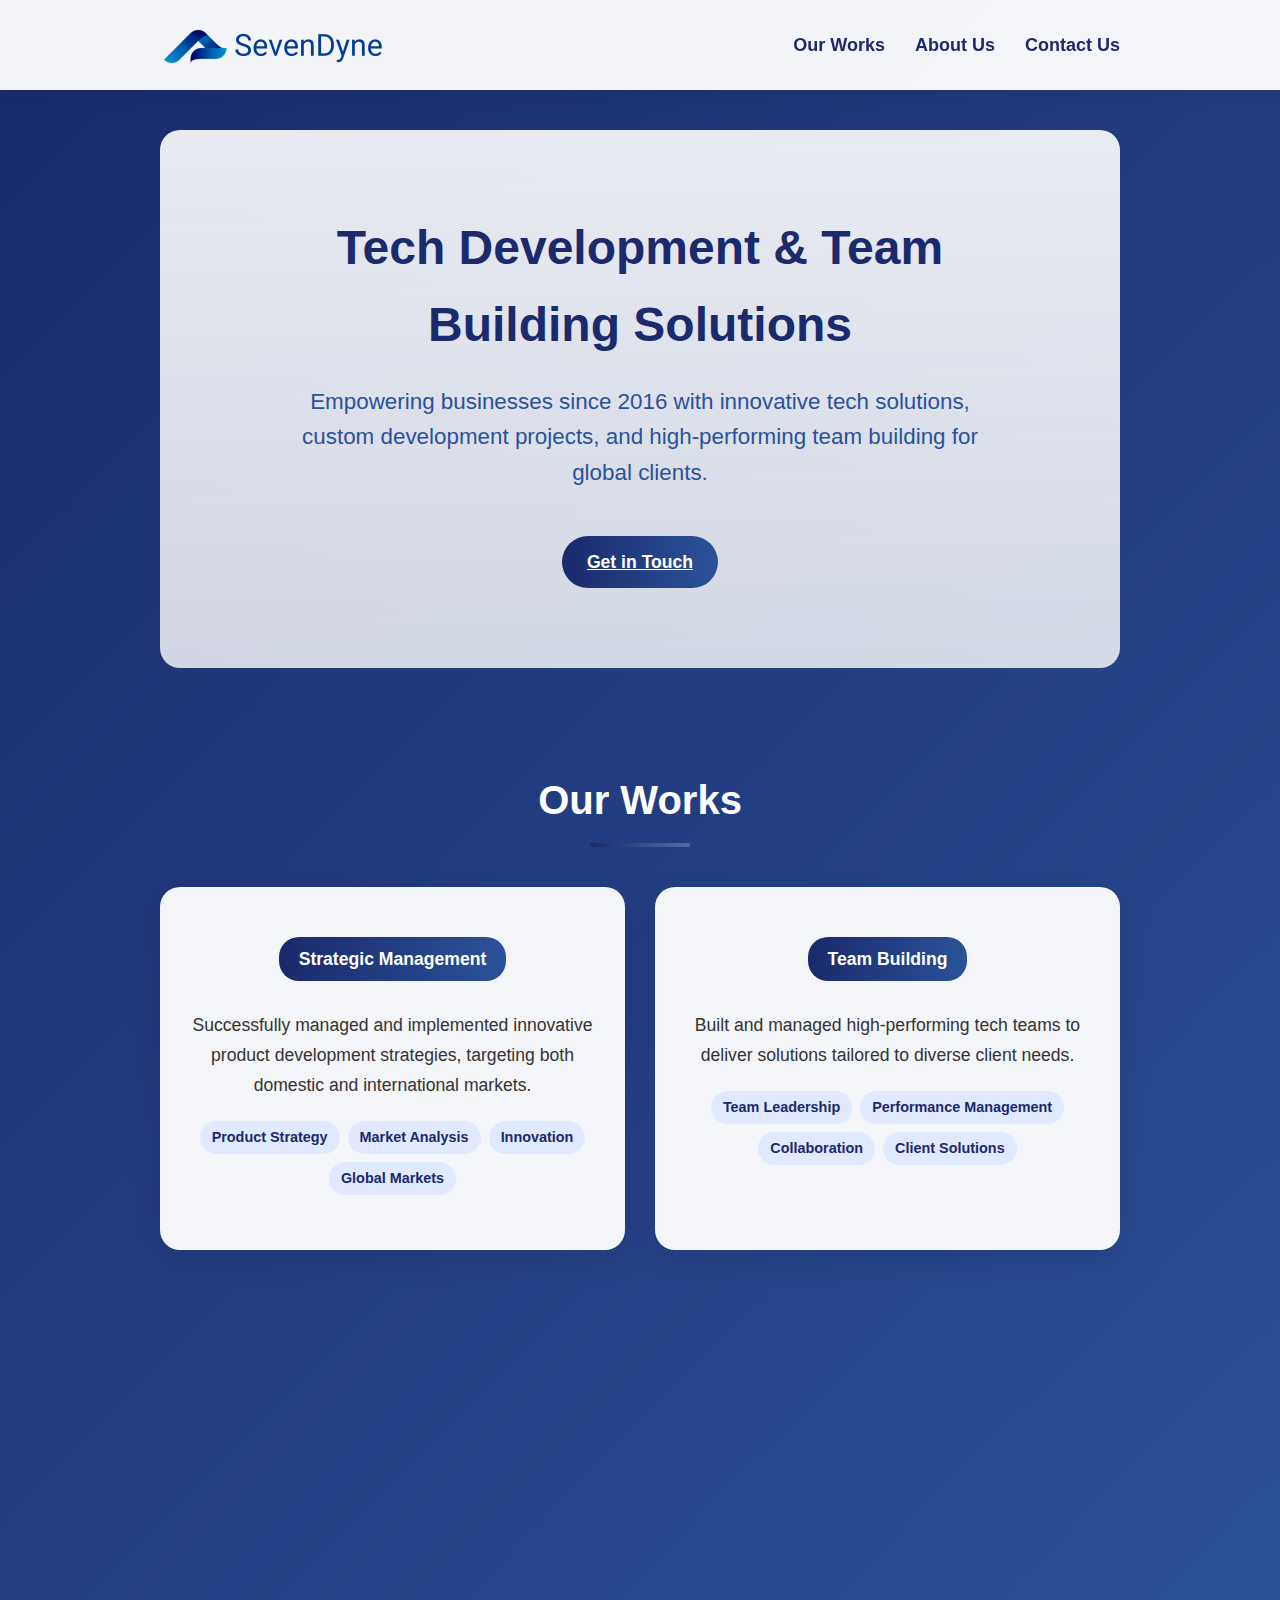
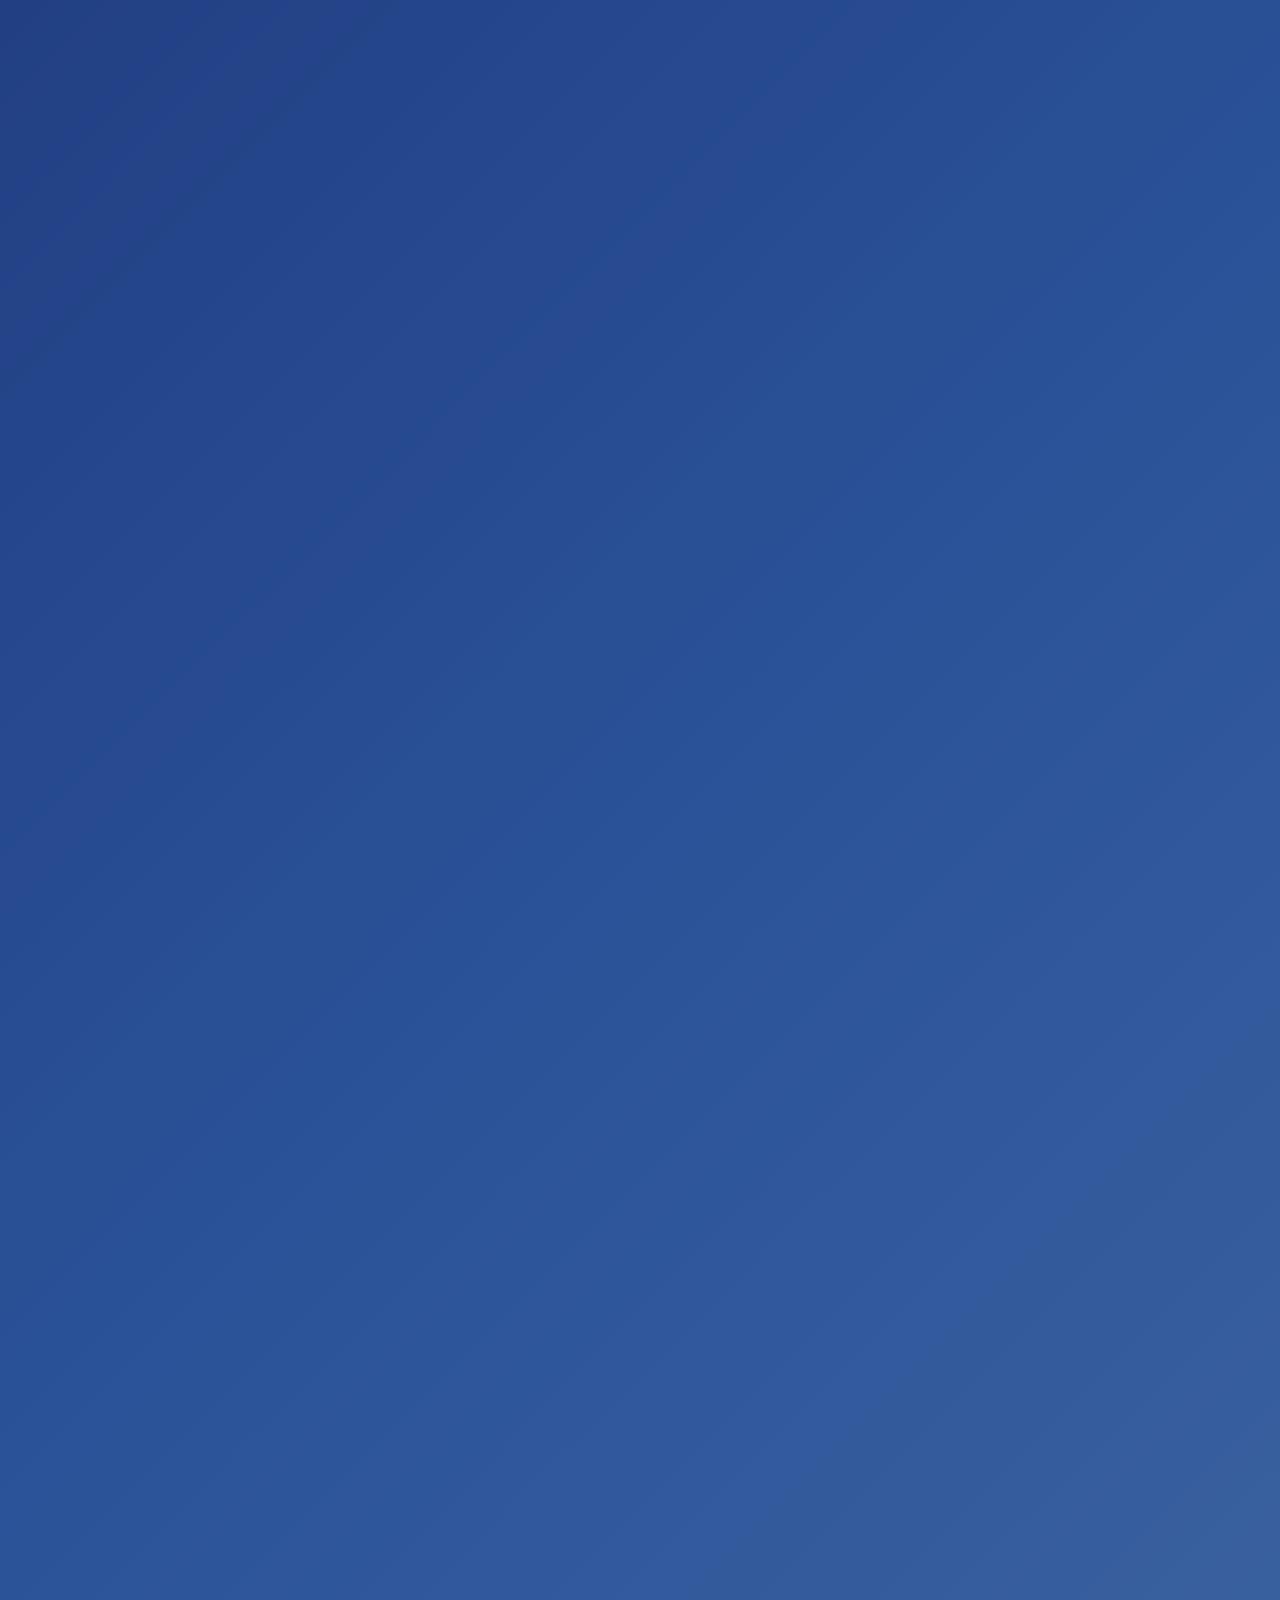
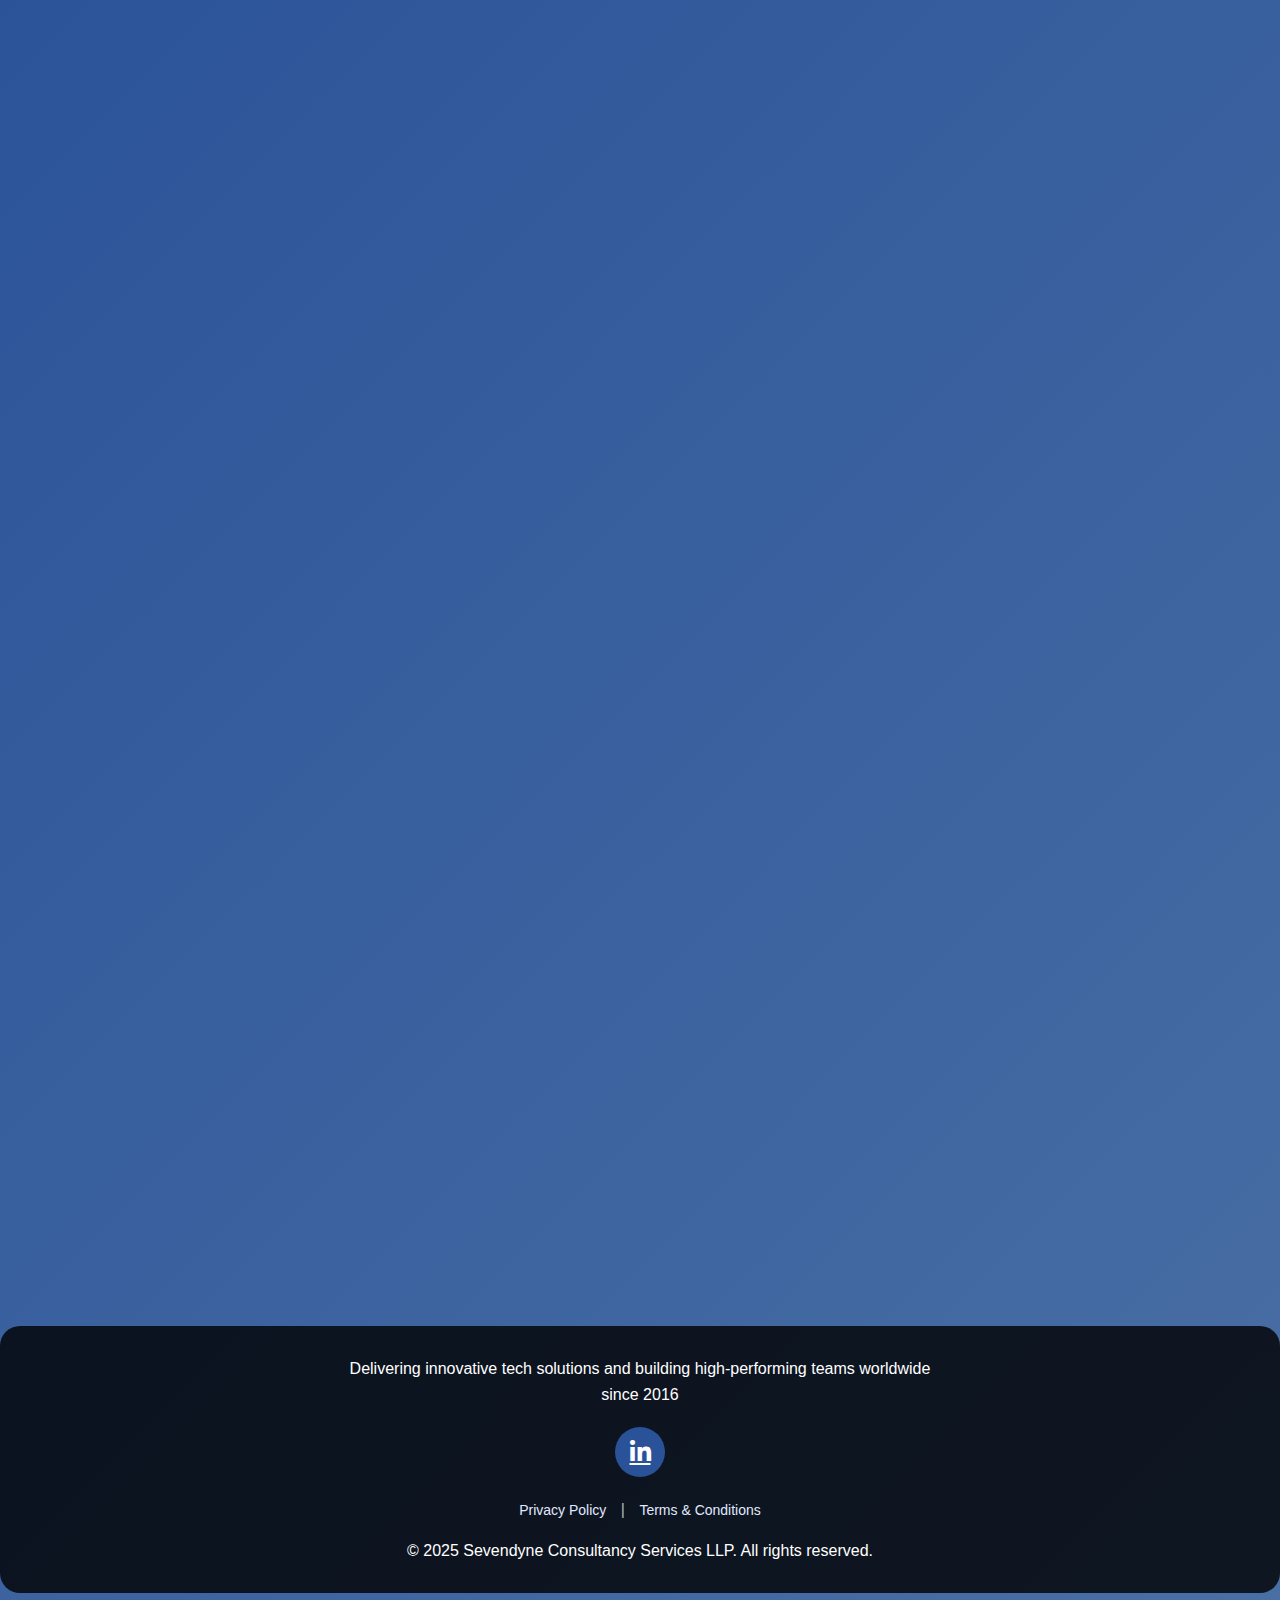
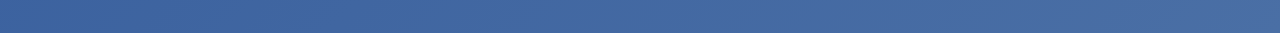
<file: index.html>
<!DOCTYPE html>
<html lang="en">
<head>
    <meta charset="UTF-8">
    <meta name="viewport" content="width=device-width, initial-scale=1.0">
    <title>Sevendyne - Tech Development & Team Building Solutions</title>
    <link rel="stylesheet" href="https://cdnjs.cloudflare.com/ajax/libs/font-awesome/6.4.0/css/all.min.css">
    <link rel="stylesheet" href="style.css">
</head>
    
<body>
      <header>
          <div class="container">
            <nav class="navbar">
             <a href="#" class="logo">
                <img src="logo.png" alt="Sevendyne Logo" class="logo-img">
              </a>
        
              <ul class="nav-links">
                <li><a href="#works">Our Works</a></li>
                <li><a href="#about">About Us</a></li>
                <li><a href="#contact">Contact Us</a></li>
              </ul>
            </nav>
          </div>
    </header>

    <div class="container">
        <section class="hero">
            <div class="hero-content">
                <h2>Tech Development & Team Building Solutions</h2>
                <p>Empowering businesses since 2016 with innovative tech solutions, custom development projects, and high-performing team building for global clients.</p>
                <a href="#contact" class="highlight">Get in Touch</a>
            </div>
        </section>

        <!-- UPDATED OUR WORKS SECTION -->
        <section id="works" class="section">
            <div class="section-title">
                <h2>Our Works</h2>
            </div>
          <div class="clients-container">      
                <div class="client-card">
                    <div class="client-tech">Strategic Management</div>
                    <p>Successfully managed and implemented innovative product development strategies, targeting both domestic and international markets.</p>
                    <div class="tech-tags">
                        <span class="tech-tag">Product Strategy</span>
                        <span class="tech-tag">Market Analysis</span>
                        <span class="tech-tag">Innovation</span>
                        <span class="tech-tag">Global Markets</span>
                    </div>
                </div>
                 
                <div class="client-card">
                    <div class="client-tech">Team Building</div>
                    <p>Built and managed high-performing tech teams to deliver solutions tailored to diverse client needs.</p>
                    <div class="tech-tags">
                        <span class="tech-tag">Team Leadership</span>
                        <span class="tech-tag">Performance Management</span>
                        <span class="tech-tag">Collaboration</span>
                        <span class="tech-tag">Client Solutions</span>
                    </div>           
                </div>
            
            </div>
        </section>

        <!-- NEW CLIENT PROJECTS SECTION -->
        <section id="projects" class="section">
            <div class="section-title">
                <h2>Client Projects</h2>
            </div>
            <div class="clients-container">
                <div class="client-card">
                    <div class="client-tech">Zoho Recruit Automation</div>
                    <p>Python & OpenAI integration for job search automation. Developed Python scripts for Zoho Recruit APIs with OpenAI, displaying search results in web view.</p>
                    <div class="tech-tags">
                        <span class="tech-tag">Python</span>
                        <span class="tech-tag">OpenAI</span>
                        <span class="tech-tag">Zoho APIs</span>
                        <span class="tech-tag">Web Development</span>
                    </div>
                </div>

                <div class="client-card">
                    <div class="client-tech">AWS Integration</div>
                    <p>Comprehensive AWS integration for Django website with NGINX reverse proxy, load balancing, and cloud security protocols.</p>
                    <div class="tech-tags">
                        <span class="tech-tag">AWS</span>
                        <span class="tech-tag">Django</span>
                        <span class="tech-tag">NGINX</span>
                        <span class="tech-tag">Cloud Security</span>
                    </div>
                </div>

                <div class="client-card">
                    <div class="client-tech">E-commerce Platform</div>
                    <p>SPREE custom ecommerce dashboard with Ruby Rails and OpenAI. Scraping existing ecommerce sites and creating new sites using scraped data.</p>
                    <div class="tech-tags">
                        <span class="tech-tag">Ruby on Rails</span>
                        <span class="tech-tag">OpenAI</span>
                        <span class="tech-tag">E-commerce</span>
                        <span class="tech-tag">Web Scraping</span>
                    </div>
                </div>

                <div class="client-card">
                    <div class="client-tech">Restaurant Analytics Dashboard</div>
                    <p>Data analytics dashboard using Apache echart with Angular & Spring Boot. Customer arrival analytics with various echart graphs.</p>
                    <div class="tech-tags">
                        <span class="tech-tag">Angular</span>
                        <span class="tech-tag">Spring Boot</span>
                        <span class="tech-tag">Apache Echart</span>
                        <span class="tech-tag">Analytics</span>
                    </div>
                </div>

                <div class="client-card">
                    <div class="client-tech">RedDotPayment CRM</div>
                    <p>Custom CRM development for payment management using Android & Codeigniter PHP. EMI payments and demo QR payment app for Singapore market.</p>
                    <div class="tech-tags">
                        <span class="tech-tag">Codeigniter</span>
                        <span class="tech-tag">PHP</span>
                        <span class="tech-tag">Android</span>
                        <span class="tech-tag">Payment Systems</span>
                    </div>
                </div>

                <div class="client-card">
                    <div class="client-tech">TLMS Logistics</div>
                    <p>Laravel CRUD forms for shipment and property apps. Vue.js UI with popup management, REST API calls, and database management.</p>
                    <div class="tech-tags">
                        <span class="tech-tag">Laravel</span>
                        <span class="tech-tag">Vue.js</span>
                        <span class="tech-tag">REST APIs</span>
                        <span class="tech-tag">Logistics</span>
                    </div>
                </div>

                <div class="client-card">
                    <div class="client-tech">Code Review Tool</div>
                    <p>C++ backend with Qt-based interface incorporating Wt for web functionalities. Comprehensive code review and analysis system.</p>
                    <div class="tech-tags">
                        <span class="tech-tag">C++</span>
                        <span class="tech-tag">Qt</span>
                        <span class="tech-tag">Wt Framework</span>
                        <span class="tech-tag">Code Analysis</span>
                    </div>
                </div>

                <div class="client-card">
                    <div class="client-tech">Trading System API</div>
                    <p>Qt UI focusing on displaying trading charts and trading-related data within a comprehensive interface.</p>
                    <div class="tech-tags">
                        <span class="tech-tag">C++</span>
                        <span class="tech-tag">Qt</span>
                        <span class="tech-tag">Trading Charts</span>
                        <span class="tech-tag">Financial Systems</span>
                    </div>
                </div>
            </div>
        </section>

        <section id="about" class="section">
            <div class="section-title">
                <h2>About Us</h2>
            </div>
            <div class="about-content">
                <p>Incorporated in 2016, Sevendyne specializes in delivering innovative tech solutions and building high-performing development teams for global clients.</p>
                
                <p>Our expertise spans across multiple technologies and domains:</p>
                
                <div class="tech-expertise">
                    <div class="expertise-item">
                        <i class="fas fa-code"></i>
                        <span>Ruby on Rails, Python, Angular, Laravel, C++</span>
                    </div>
                    <div class="expertise-item">
                        <i class="fas fa-mobile-alt"></i>
                        <span>Mobile Development & Cross-platform Solutions</span>
                    </div>
                    <div class="expertise-item">
                        <i class="fas fa-cloud"></i>
                        <span>AWS Integration & Cloud Infrastructure</span>
                    </div>
                    <div class="expertise-item">
                        <i class="fas fa-robot"></i>
                        <span>AI/ML Integration & Automation</span>
                    </div>
                </div>
                
                <p>We focus on strategic management, client acquisition, and operational oversight to ensure seamless project delivery and long-term collaboration.</p>
                
            </div>
        </section>
        
        <section id="contact" class="section">
            <div class="section-title">
                <h2>Contact Us</h2>
            </div>
            <div class="contact">
                <p>Discuss your development projects, team building needs, or technical consulting requirements:</p>
                
                <div class="contact-methods">
                    <a href="mailto:hr@sevendyne.com" class="email-box">
                        <i class="fas fa-envelope"></i>
                        hr@sevendyne.com
                    </a>
                    
                    <div class="contact-info">
                        <p><i class="fas fa-phone"></i> +91 9544139564</p>
                    </div>
                </div>
                
                <p>We'll respond to your inquiry within 24 business hours.</p>
            </div>
        </section>
    </div>

    <footer>
        <div class="container">
            <div class="footer-content">
                <p>Delivering innovative tech solutions and building high-performing teams worldwide since 2016</p>
                
                <div class="social-links">
                    <a href="https://www.linkedin.com/company/sevendyne-linkedin/"><i class="fab fa-linkedin-in"></i></a>
                </div>
                
                <div class="legal-links">
                    <a href="privacy-policy.html">Privacy Policy</a>
                    <span class="separator">|</span>
                    <a href="terms-conditions.html">Terms & Conditions</a>
                </div>
                
                <p>&copy; 2025 Sevendyne Consultancy Services LLP. All rights reserved.</p>
            </div>
        </div>
    </footer>

    <script>
        // Smooth scrolling for navigation links
        document.querySelectorAll('a[href^="#"]').forEach(anchor => {
            anchor.addEventListener('click', function (e) {
                e.preventDefault();
                
                document.querySelector(this.getAttribute('href')).scrollIntoView({
                    behavior: 'smooth'
                });
            });
        });
        
        // Animation for elements when they come into view
        const observer = new IntersectionObserver((entries) => {
            entries.forEach(entry => {
                if (entry.isIntersecting) {
                    entry.target.style.opacity = 1;
                    entry.target.style.transform = 'translateY(0)';
                }
            });
        }, { threshold: 0.1 });
        
        document.querySelectorAll('.section, .hero').forEach(section => {
            section.style.opacity = 0;
            section.style.transform = 'translateY(20px)';
            section.style.transition = 'opacity 0.6s ease-out, transform 0.6s ease-out';
            observer.observe(section);
        });
        
        // Service card hover effect
        document.querySelectorAll('.service-card').forEach(card => {
            card.addEventListener('mouseenter', () => {
                card.querySelector('i').style.transform = 'scale(1.1)';
                card.querySelector('i').style.color = '#1a2a6c';
            });
            
            card.addEventListener('mouseleave', () => {
                card.querySelector('i').style.transform = 'scale(1)';
                card.querySelector('i').style.color = '';
            });
        });
    </script>
</body>
</html>
</file>
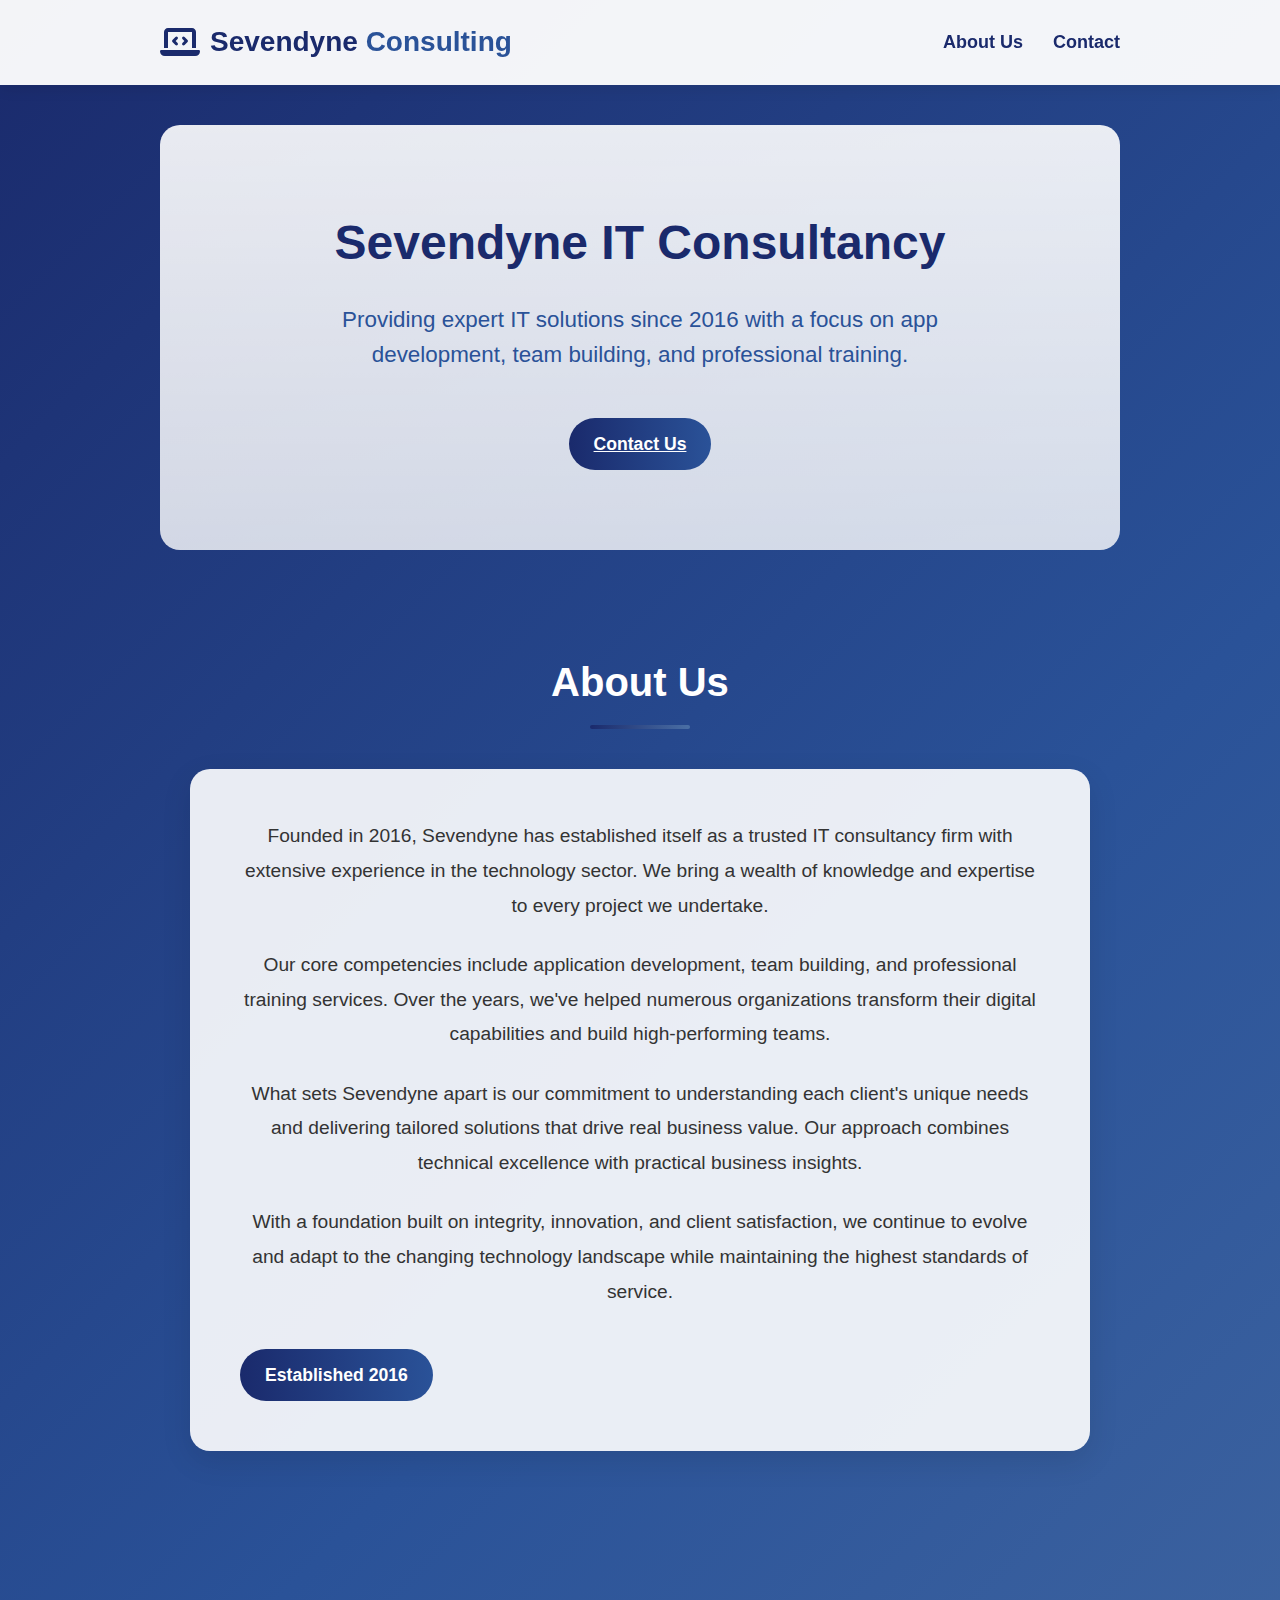
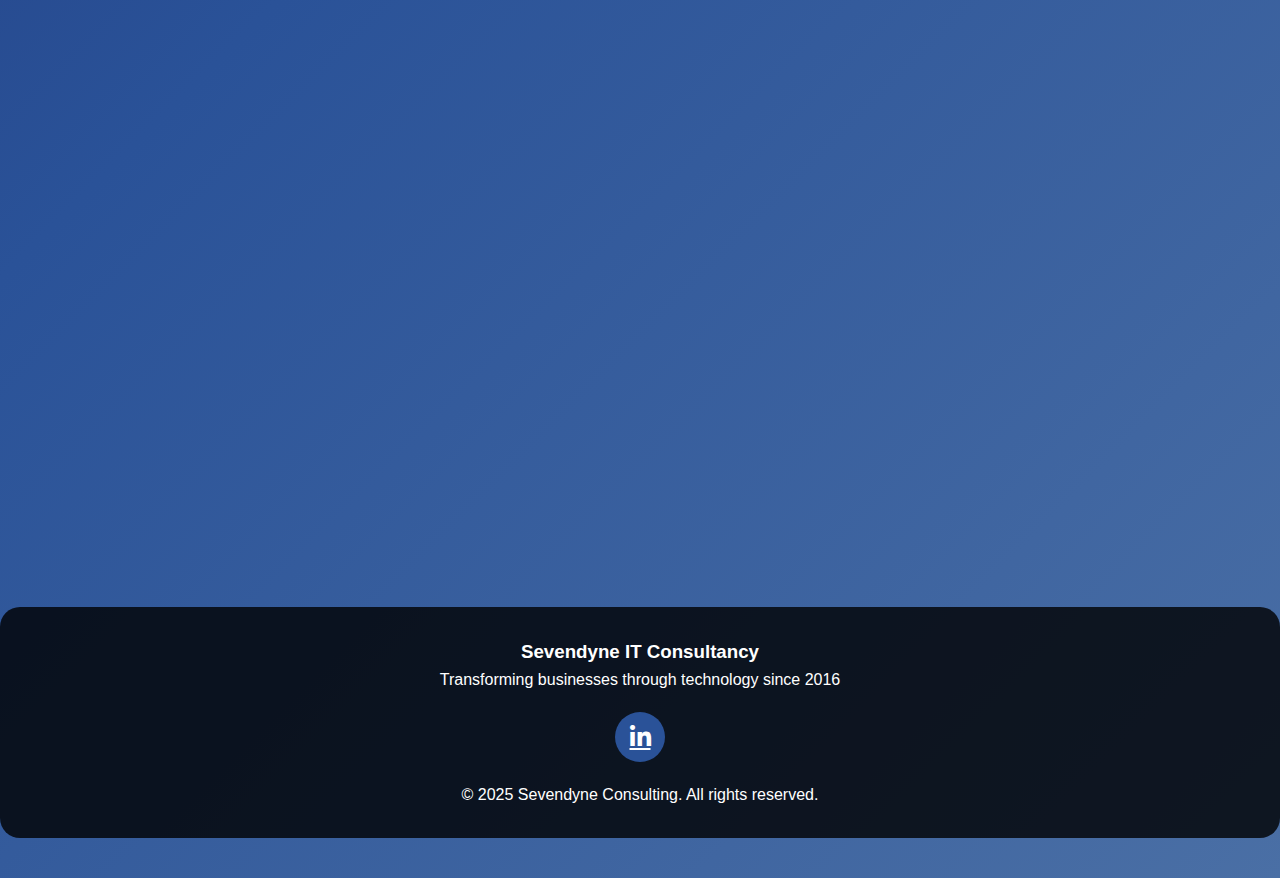
<file: deepseek_html_20250609_614cfc.html>
<!DOCTYPE html>
<html lang="en">
<head>
    <meta charset="UTF-8">
    <meta name="viewport" content="width=device-width, initial-scale=1.0">
    <title>Sevendyne | IT Consultancy</title>
    <link rel="stylesheet" href="https://cdnjs.cloudflare.com/ajax/libs/font-awesome/6.4.0/css/all.min.css">
    <style>
        * {
            margin: 0;
            padding: 0;
            box-sizing: border-box;
            font-family: 'Segoe UI', Tahoma, Geneva, Verdana, sans-serif;
        }
        
        body {
            background: linear-gradient(135deg, #1a2a6c 0%, #2a5298 50%, #4a6fa5 100%);
            color: #333;
            line-height: 1.6;
            min-height: 100vh;
            padding-bottom: 40px;
        }
        
        .container {
            max-width: 1000px;
            margin: 0 auto;
            padding: 0 20px;
        }
        
        header {
            background: rgba(255, 255, 255, 0.95);
            box-shadow: 0 2px 15px rgba(0, 0, 0, 0.1);
            position: sticky;
            top: 0;
            z-index: 100;
        }
        
        .navbar {
            display: flex;
            justify-content: space-between;
            align-items: center;
            padding: 20px 0;
        }
        
        .logo {
            display: flex;
            align-items: center;
            text-decoration: none;
        }
        
        .logo h1 {
            color: #1a2a6c;
            font-size: 28px;
            margin-left: 10px;
        }
        
        .logo span {
            color: #2a5298;
        }
        
        .nav-links {
            display: flex;
            list-style: none;
        }
        
        .nav-links li {
            margin-left: 30px;
        }
        
        .nav-links a {
            text-decoration: none;
            color: #1a2a6c;
            font-weight: 600;
            font-size: 18px;
            transition: color 0.3s;
        }
        
        .nav-links a:hover {
            color: #4a6fa5;
        }
        
        .hero {
            background: linear-gradient(rgba(255, 255, 255, 0.9), rgba(255, 255, 255, 0.8)), url('https://images.unsplash.com/photo-1552664730-d307ca884978?ixlib=rb-4.0.3') center/cover;
            padding: 80px 0;
            text-align: center;
            margin: 40px 0;
            border-radius: 20px;
        }
        
        .hero-content {
            max-width: 800px;
            margin: 0 auto;
        }
        
        .hero h2 {
            font-size: 3rem;
            color: #1a2a6c;
            margin-bottom: 20px;
        }
        
        .hero p {
            font-size: 1.4rem;
            color: #2a5298;
            margin-bottom: 30px;
            max-width: 700px;
            margin-left: auto;
            margin-right: auto;
        }
        
        .section {
            padding: 60px 0;
            margin: 40px 0;
            border-radius: 20px;
        }
        
        .section-title {
            text-align: center;
            margin-bottom: 40px;
        }
        
        .section-title h2 {
            font-size: 2.5rem;
            color: white;
            position: relative;
            display: inline-block;
            padding-bottom: 15px;
        }
        
        .section-title h2::after {
            content: '';
            position: absolute;
            bottom: 0;
            left: 50%;
            transform: translateX(-50%);
            width: 100px;
            height: 4px;
            background: linear-gradient(to right, #1a2a6c, #4a6fa5);
            border-radius: 2px;
        }
        
        .about-content {
            background: rgba(255, 255, 255, 0.9);
            padding: 50px;
            border-radius: 20px;
            box-shadow: 0 10px 30px rgba(0, 0, 0, 0.1);
            max-width: 900px;
            margin: 0 auto;
        }
        
        .about-content p {
            font-size: 1.2rem;
            margin-bottom: 25px;
            line-height: 1.8;
            color: #333;
            text-align: center;
        }
        
        .highlight {
            display: inline-block;
            background: linear-gradient(to right, #1a2a6c, #2a5298);
            color: white;
            padding: 12px 25px;
            border-radius: 30px;
            font-weight: bold;
            margin-top: 15px;
            font-size: 1.1rem;
        }
        
        .contact {
            background: rgba(255, 255, 255, 0.9);
            padding: 50px 30px;
            border-radius: 20px;
            text-align: center;
            max-width: 700px;
            margin: 0 auto;
            box-shadow: 0 10px 30px rgba(0, 0, 0, 0.1);
        }
        
        .email-box {
            display: inline-flex;
            align-items: center;
            background: linear-gradient(to right, #1a2a6c, #2a5298);
            padding: 18px 35px;
            border-radius: 50px;
            color: white;
            text-decoration: none;
            font-size: 1.5rem;
            font-weight: bold;
            margin: 30px 0 20px;
            transition: transform 0.3s;
        }
        
        .email-box:hover {
            transform: scale(1.05);
            background: linear-gradient(to right, #2a5298, #4a6fa5);
        }
        
        .email-box i {
            margin-right: 15px;
            font-size: 1.8rem;
        }
        
        .contact p {
            font-size: 1.2rem;
            color: #333;
            margin-bottom: 10px;
        }
        
        footer {
            background: rgba(0, 0, 0, 0.8);
            color: white;
            text-align: center;
            padding: 30px 0;
            margin-top: 80px;
            border-radius: 20px;
        }
        
        .footer-content {
            max-width: 600px;
            margin: 0 auto;
        }
        
        .social-links {
            display: flex;
            justify-content: center;
            margin: 20px 0;
        }
        
        .social-links a {
            display: inline-flex;
            align-items: center;
            justify-content: center;
            width: 50px;
            height: 50px;
            background: #2a5298;
            color: white;
            border-radius: 50%;
            margin: 0 10px;
            font-size: 1.5rem;
            transition: background 0.3s, transform 0.3s;
        }
        
        .social-links a:hover {
            background: #4a6fa5;
            transform: translateY(-5px);
        }
        
        @media (max-width: 768px) {
            .navbar {
                flex-direction: column;
                padding: 15px 0;
            }
            
            .nav-links {
                margin-top: 20px;
            }
            
            .nav-links li {
                margin: 0 15px;
            }
            
            .hero h2 {
                font-size: 2.2rem;
            }
            
            .hero p {
                font-size: 1.1rem;
            }
            
            .section-title h2 {
                font-size: 2rem;
            }
            
            .about-content {
                padding: 30px 20px;
            }
            
            .email-box {
                font-size: 1.2rem;
                padding: 15px 25px;
            }
        }
    </style>
</head>
<body>
    <header>
        <div class="container">
            <nav class="navbar">
                <a href="#" class="logo">
                    <i class="fas fa-laptop-code fa-2x" style="color: #1a2a6c;"></i>
                    <h1>Sevendyne <span>Consulting</span></h1>
                </a>
                <ul class="nav-links">
                    <li><a href="#about">About Us</a></li>
                    <li><a href="#contact">Contact</a></li>
                </ul>
            </nav>
        </div>
    </header>

    <div class="container">
        <section class="hero">
            <div class="hero-content">
                <h2>Sevendyne IT Consultancy</h2>
                <p>Providing expert IT solutions since 2016 with a focus on app development, team building, and professional training.</p>
                <a href="#contact" class="highlight">Contact Us</a>
            </div>
        </section>

        <section id="about" class="section">
            <div class="section-title">
                <h2>About Us</h2>
            </div>
            <div class="about-content">
                <p>Founded in 2016, Sevendyne has established itself as a trusted IT consultancy firm with extensive experience in the technology sector. We bring a wealth of knowledge and expertise to every project we undertake.</p>
                
                <p>Our core competencies include application development, team building, and professional training services. Over the years, we've helped numerous organizations transform their digital capabilities and build high-performing teams.</p>
                
                <p>What sets Sevendyne apart is our commitment to understanding each client's unique needs and delivering tailored solutions that drive real business value. Our approach combines technical excellence with practical business insights.</p>
                
                <p>With a foundation built on integrity, innovation, and client satisfaction, we continue to evolve and adapt to the changing technology landscape while maintaining the highest standards of service.</p>
                
                <div class="highlight">Established 2016</div>
            </div>
        </section>

        <section id="contact" class="section">
            <div class="section-title">
                <h2>Contact Us</h2>
            </div>
            <div class="contact">
                <p>For business proposals, partnership opportunities, or to discuss your technology needs:</p>
                
                <a href="mailto:hr@sevendyne.com" class="email-box">
                    <i class="fas fa-envelope"></i>
                    hr@sevendyne.com
                </a>
                
                <p>We'll respond to your inquiry within 24 business hours.</p>
            </div>
        </section>
    </div>

    <footer>
        <div class="container">
            <div class="footer-content">
                <h3>Sevendyne IT Consultancy</h3>
                <p>Transforming businesses through technology since 2016</p>
                
                <div class="social-links">
                    <a href="https://www.linkedin.com/company/sevendyne-linkedin/"><i class="fab fa-linkedin-in"></i></a>
                </div>
                
                <p>&copy; 2025 Sevendyne Consulting. All rights reserved.</p>
            </div>
        </div>
    </footer>

    <script>
        // Smooth scrolling for navigation links
        document.querySelectorAll('a[href^="#"]').forEach(anchor => {
            anchor.addEventListener('click', function (e) {
                e.preventDefault();
                
                document.querySelector(this.getAttribute('href')).scrollIntoView({
                    behavior: 'smooth'
                });
            });
        });
        
        // Animation for elements when they come into view
        const observer = new IntersectionObserver((entries) => {
            entries.forEach(entry => {
                if (entry.isIntersecting) {
                    entry.target.style.opacity = 1;
                    entry.target.style.transform = 'translateY(0)';
                }
            });
        }, { threshold: 0.1 });
        
        document.querySelectorAll('.section, .hero').forEach(section => {
            section.style.opacity = 0;
            section.style.transform = 'translateY(20px)';
            section.style.transition = 'opacity 0.6s ease-out, transform 0.6s ease-out';
            observer.observe(section);
        });
    </script>
</body>
</html>
</file>
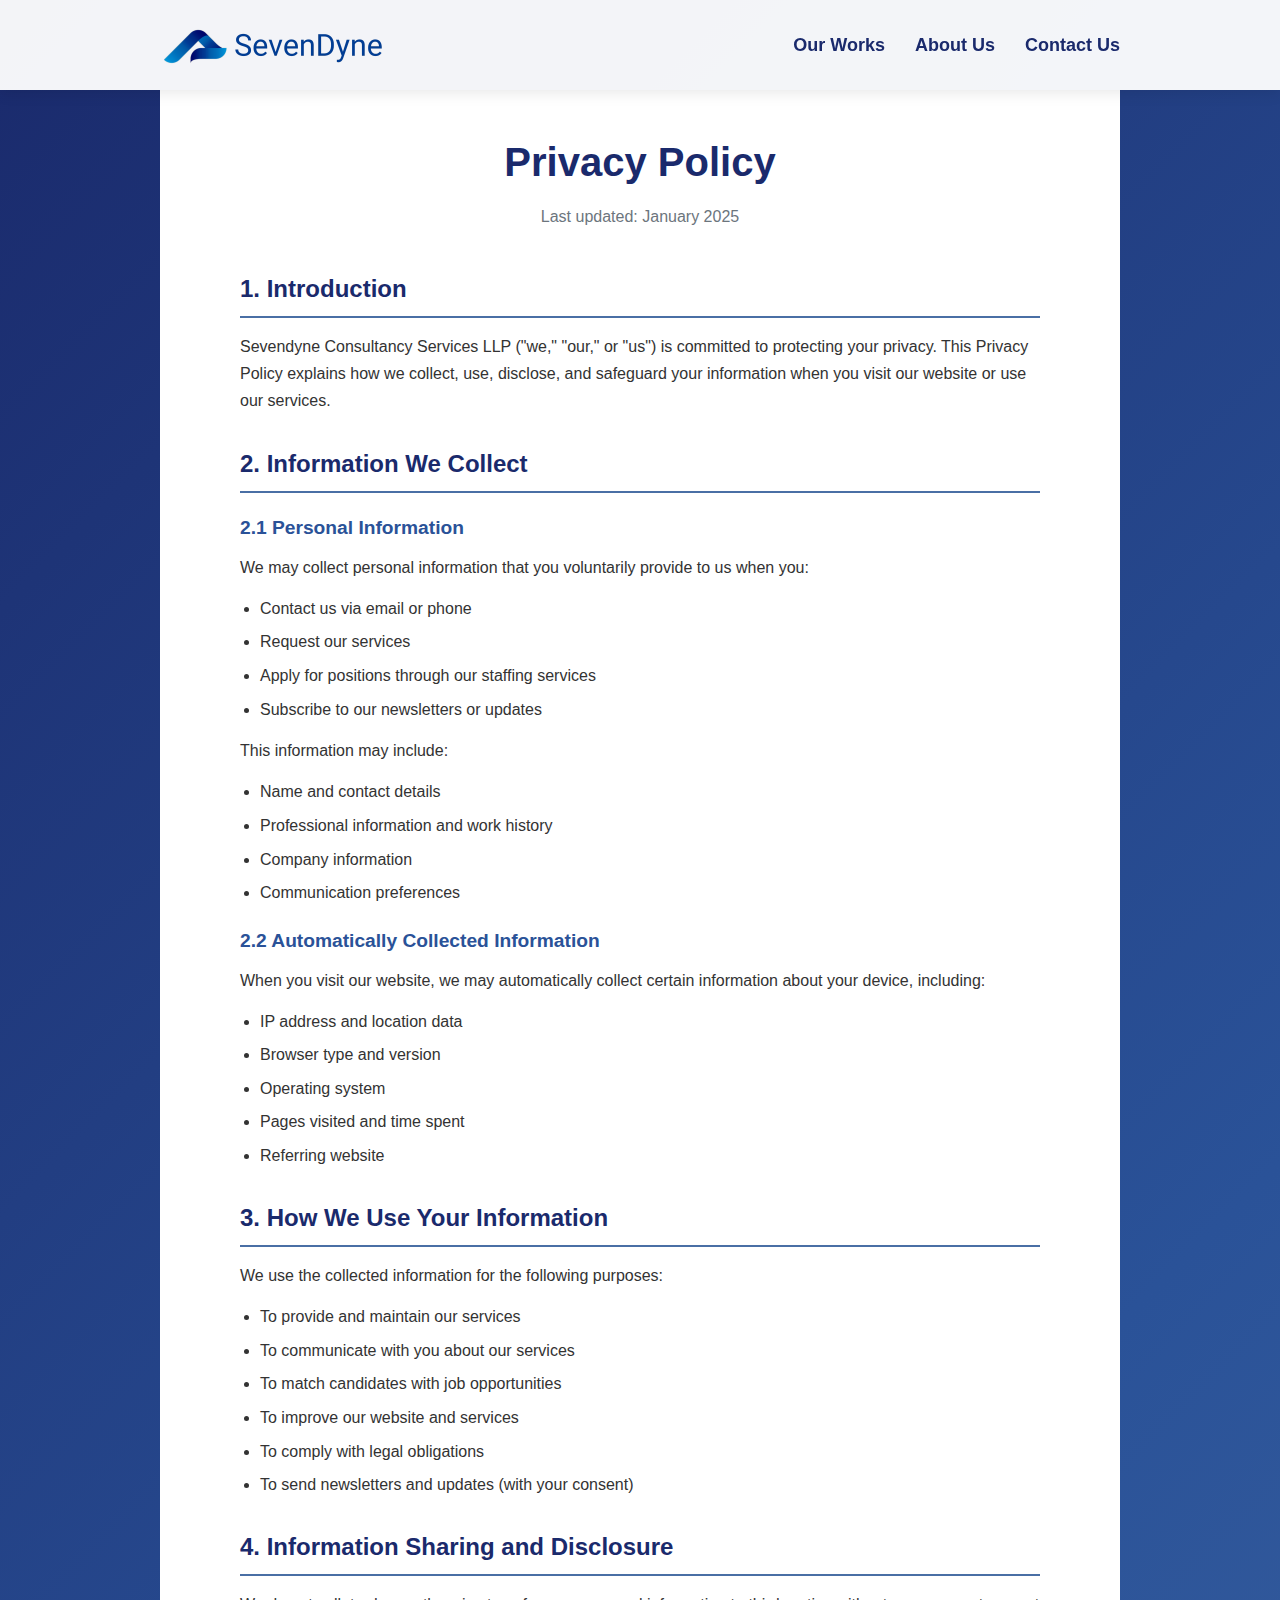
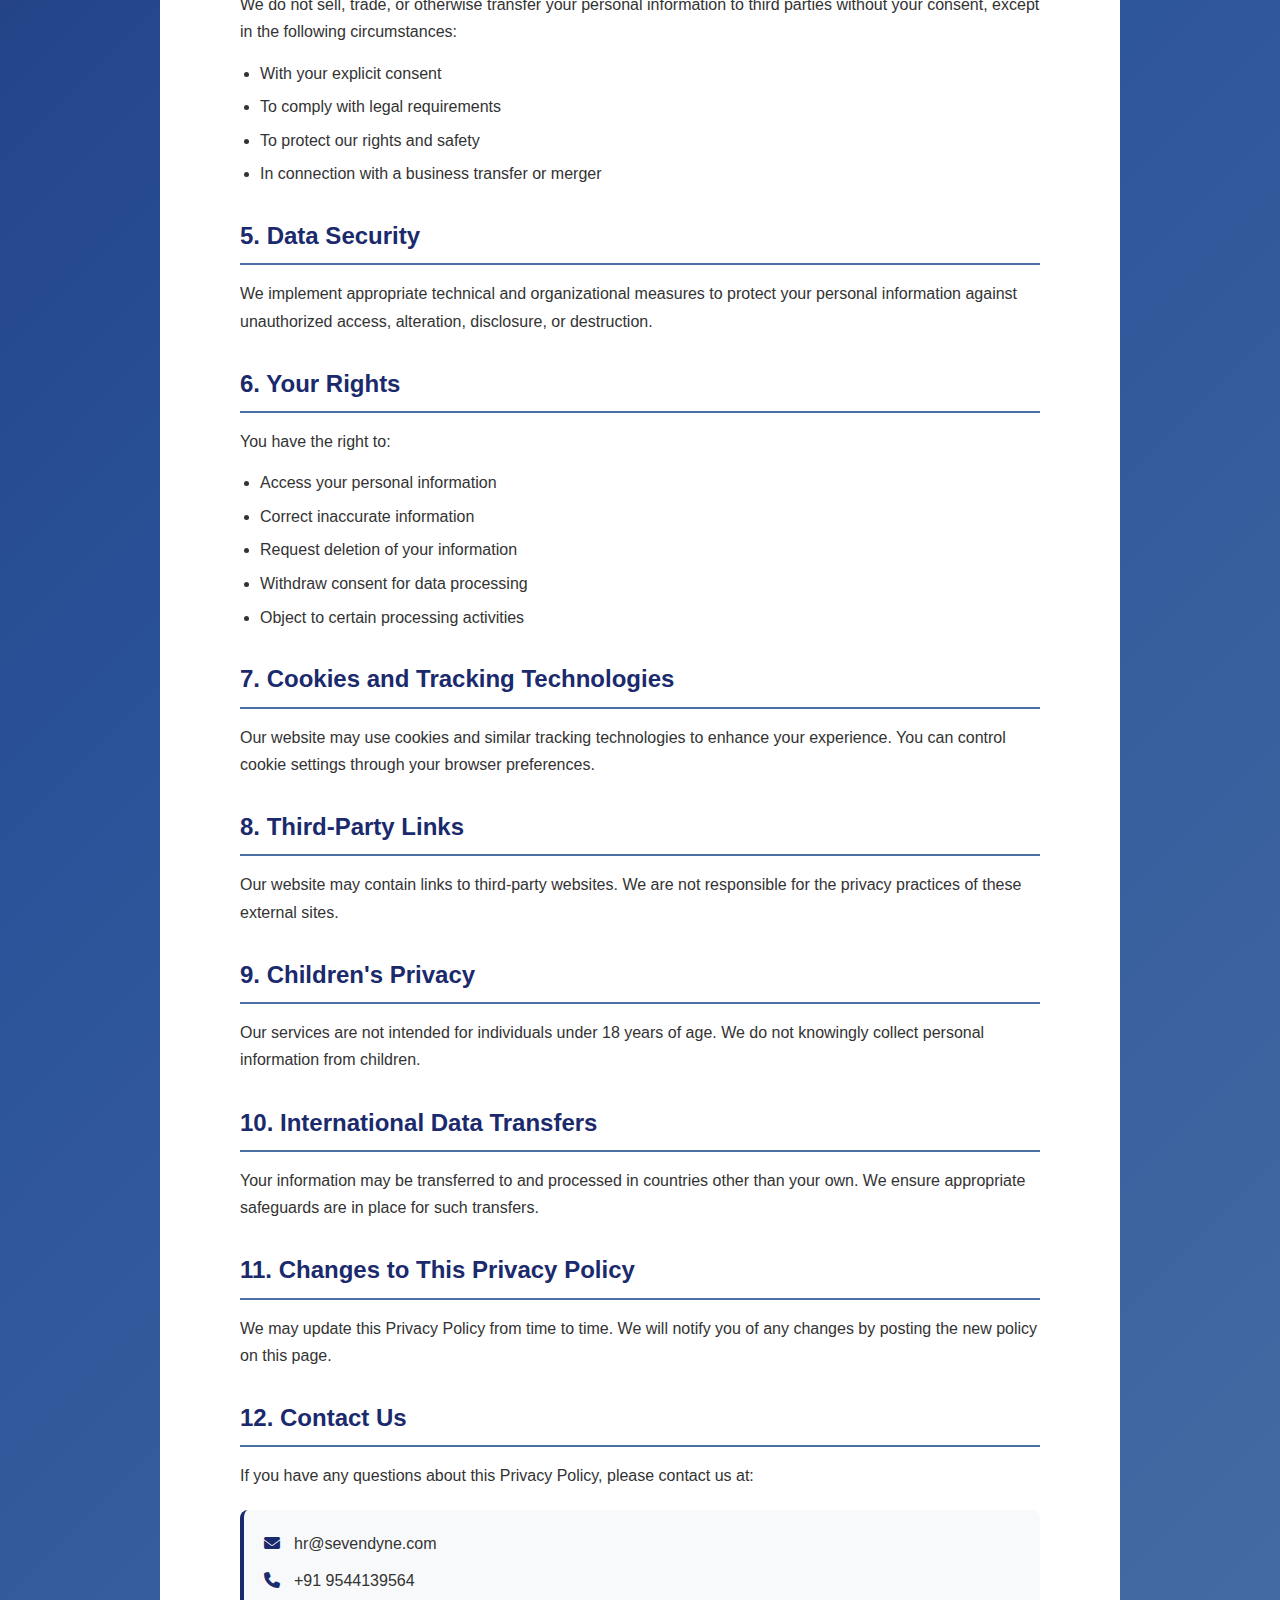
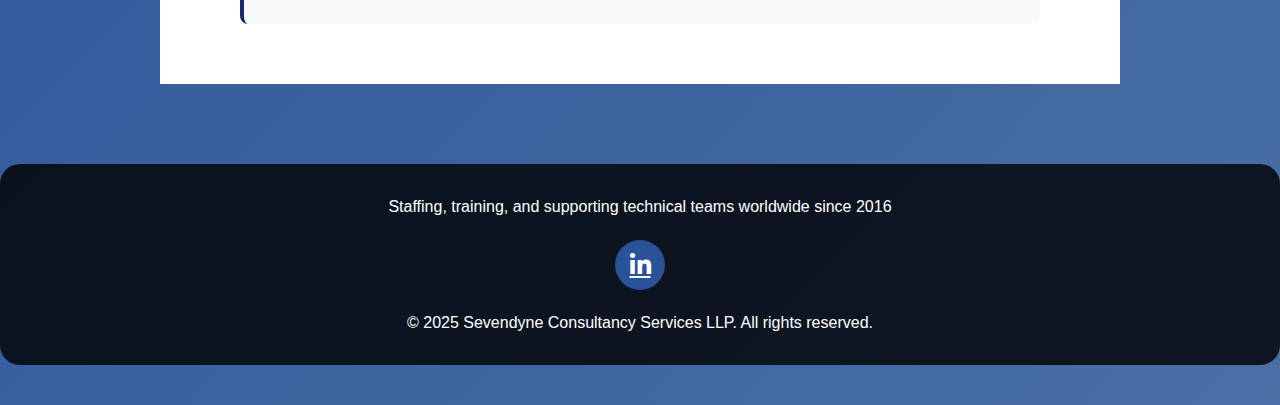
<file: privacy-policy.html>
<!DOCTYPE html>
<html lang="en">
<head>
    <meta charset="UTF-8">
    <meta name="viewport" content="width=device-width, initial-scale=1.0">
    <title>Privacy Policy - Sevendyne Consultancy Services LLP</title>
    <link rel="stylesheet" href="https://cdnjs.cloudflare.com/ajax/libs/font-awesome/6.4.0/css/all.min.css">
    <link rel="stylesheet" href="style.css">
</head>
    
<body>
    <header>
        <div class="container">
            <nav class="navbar">
                <a href="index.html" class="logo">
                    <img src="logo.png" alt="Sevendyne Logo" class="logo-img">
                </a>
        
                <ul class="nav-links">
                    <li><a href="index.html#works">Our Works</a></li>
                    <li><a href="index.html#about">About Us</a></li>
                    <li><a href="index.html#contact">Contact Us</a></li>
                </ul>
            </nav>
        </div>
    </header>

    <div class="container">
        <section class="page-content">
            <div class="section-title">
                <h1>Privacy Policy</h1>
                <p>Last updated: January 2025</p>
            </div>
            
            <div class="content-section">
                <h2>1. Introduction</h2>
                <p>Sevendyne Consultancy Services LLP ("we," "our," or "us") is committed to protecting your privacy. This Privacy Policy explains how we collect, use, disclose, and safeguard your information when you visit our website or use our services.</p>
                
                <h2>2. Information We Collect</h2>
                <h3>2.1 Personal Information</h3>
                <p>We may collect personal information that you voluntarily provide to us when you:</p>
                <ul>
                    <li>Contact us via email or phone</li>
                    <li>Request our services</li>
                    <li>Apply for positions through our staffing services</li>
                    <li>Subscribe to our newsletters or updates</li>
                </ul>
                
                <p>This information may include:</p>
                <ul>
                    <li>Name and contact details</li>
                    <li>Professional information and work history</li>
                    <li>Company information</li>
                    <li>Communication preferences</li>
                </ul>
                
                <h3>2.2 Automatically Collected Information</h3>
                <p>When you visit our website, we may automatically collect certain information about your device, including:</p>
                <ul>
                    <li>IP address and location data</li>
                    <li>Browser type and version</li>
                    <li>Operating system</li>
                    <li>Pages visited and time spent</li>
                    <li>Referring website</li>
                </ul>
                
                <h2>3. How We Use Your Information</h2>
                <p>We use the collected information for the following purposes:</p>
                <ul>
                    <li>To provide and maintain our services</li>
                    <li>To communicate with you about our services</li>
                    <li>To match candidates with job opportunities</li>
                    <li>To improve our website and services</li>
                    <li>To comply with legal obligations</li>
                    <li>To send newsletters and updates (with your consent)</li>
                </ul>
                
                <h2>4. Information Sharing and Disclosure</h2>
                <p>We do not sell, trade, or otherwise transfer your personal information to third parties without your consent, except in the following circumstances:</p>
                <ul>
                    <li>With your explicit consent</li>
                    <li>To comply with legal requirements</li>
                    <li>To protect our rights and safety</li>
                    <li>In connection with a business transfer or merger</li>
                </ul>
                
                <h2>5. Data Security</h2>
                <p>We implement appropriate technical and organizational measures to protect your personal information against unauthorized access, alteration, disclosure, or destruction.</p>
                
                <h2>6. Your Rights</h2>
                <p>You have the right to:</p>
                <ul>
                    <li>Access your personal information</li>
                    <li>Correct inaccurate information</li>
                    <li>Request deletion of your information</li>
                    <li>Withdraw consent for data processing</li>
                    <li>Object to certain processing activities</li>
                </ul>
                
                <h2>7. Cookies and Tracking Technologies</h2>
                <p>Our website may use cookies and similar tracking technologies to enhance your experience. You can control cookie settings through your browser preferences.</p>
                
                <h2>8. Third-Party Links</h2>
                <p>Our website may contain links to third-party websites. We are not responsible for the privacy practices of these external sites.</p>
                
                <h2>9. Children's Privacy</h2>
                <p>Our services are not intended for individuals under 18 years of age. We do not knowingly collect personal information from children.</p>
                
                <h2>10. International Data Transfers</h2>
                <p>Your information may be transferred to and processed in countries other than your own. We ensure appropriate safeguards are in place for such transfers.</p>
                
                <h2>11. Changes to This Privacy Policy</h2>
                <p>We may update this Privacy Policy from time to time. We will notify you of any changes by posting the new policy on this page.</p>
                
                <h2>12. Contact Us</h2>
                <p>If you have any questions about this Privacy Policy, please contact us at:</p>
                <div class="contact-info">
                    <p><i class="fas fa-envelope"></i> hr@sevendyne.com</p>
                    <p><i class="fas fa-phone"></i> +91 9544139564</p>
                </div>
            </div>
        </section>
    </div>

    <footer>
        <div class="container">
            <div class="footer-content">
                <p>Staffing, training, and supporting technical teams worldwide since 2016</p>
                
                <div class="social-links">
                    <a href="https://www.linkedin.com/company/sevendyne-linkedin/"><i class="fab fa-linkedin-in"></i></a>
                </div>
                
                <p>&copy; 2025 Sevendyne Consultancy Services LLP. All rights reserved.</p>
            </div>
        </div>
    </footer>
</body>
</html>
</file>
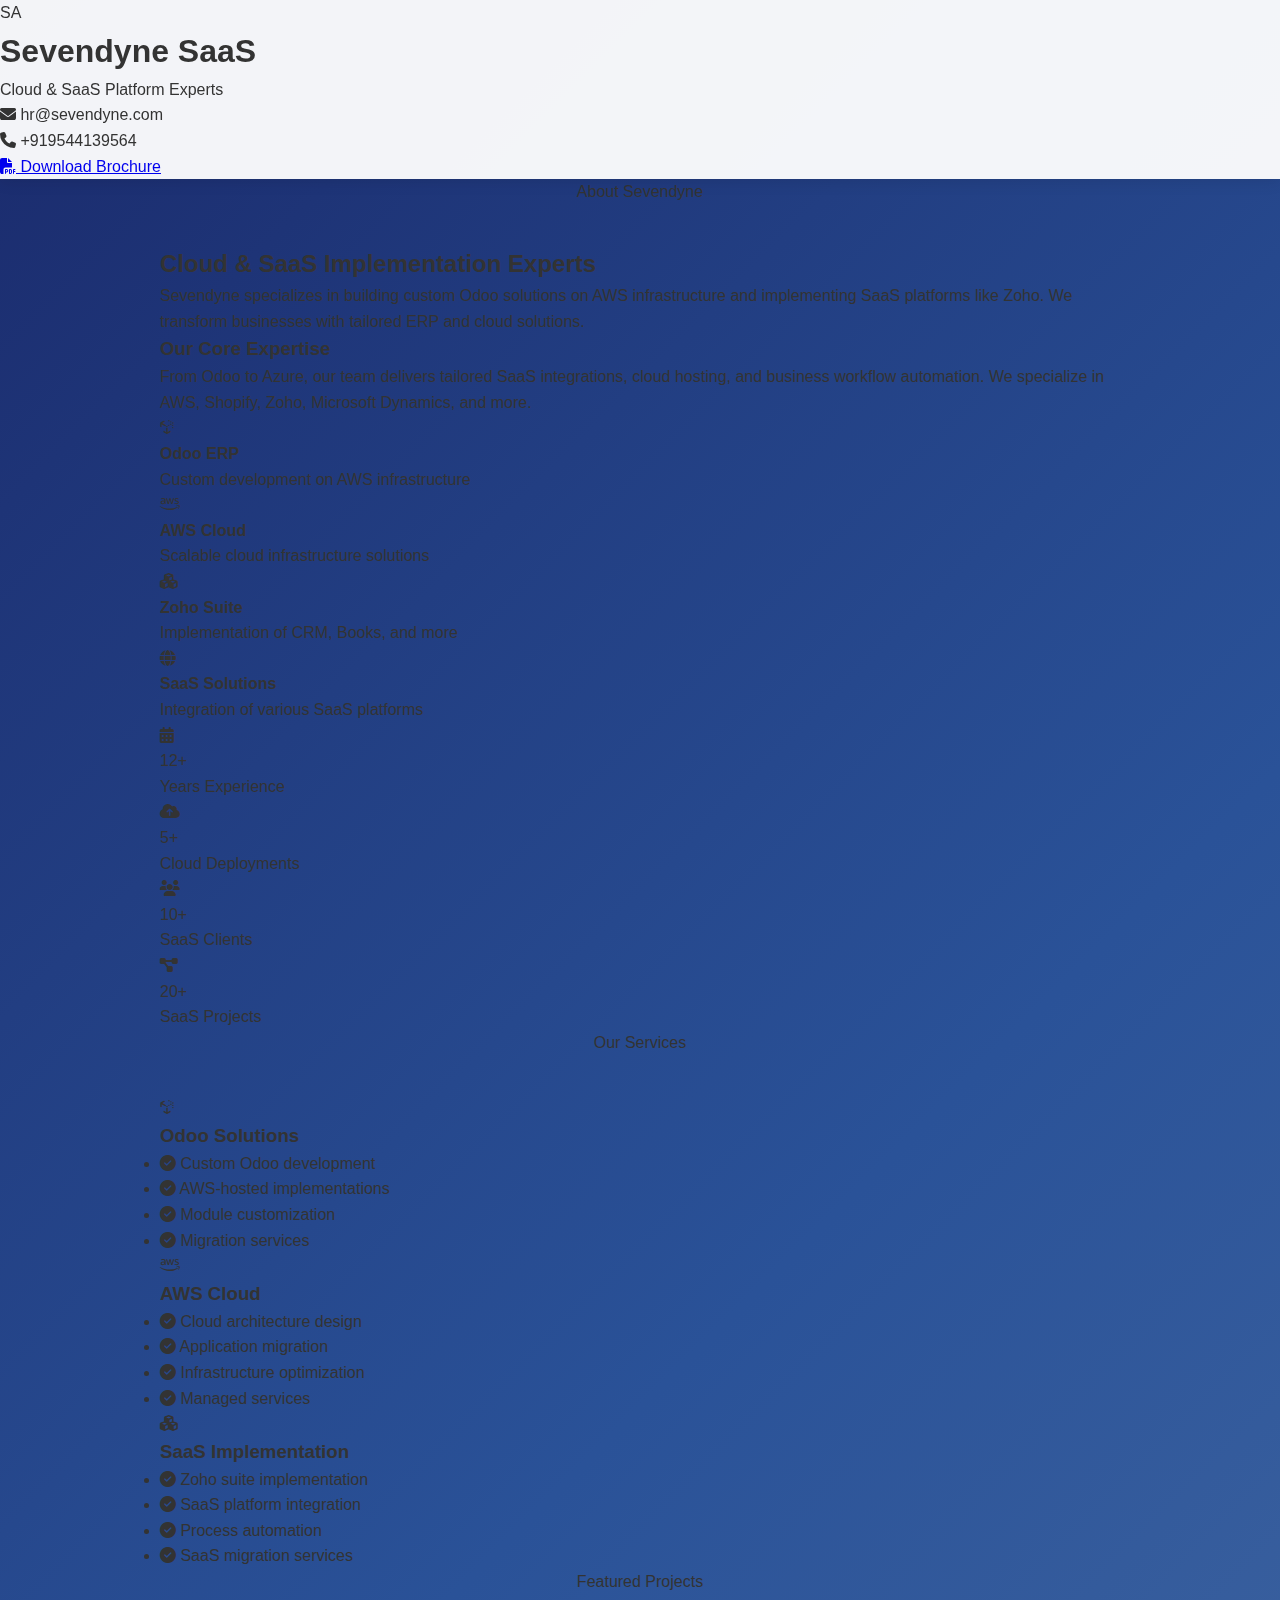
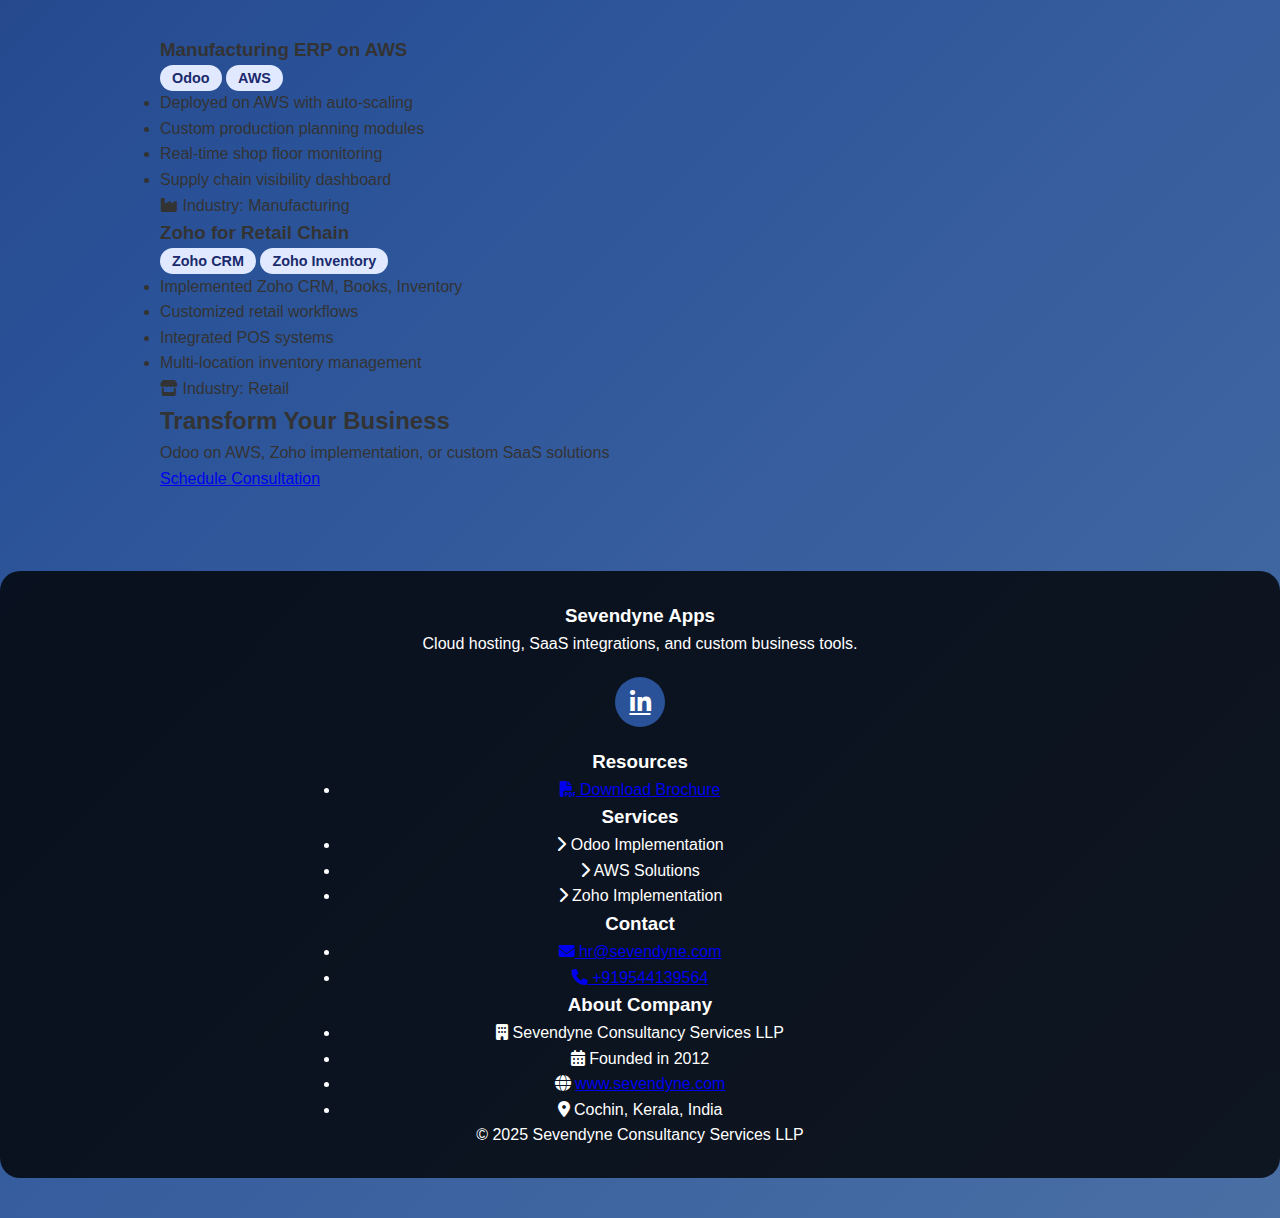
<file: saas.html>
<!DOCTYPE html>
<html lang="en">
<head>
    <meta charset="UTF-8">
    <meta name="viewport" content="width=device-width, initial-scale=1.0">
    <title>Sevendyne - Odoo & SaaS Solutions</title>
    <link rel="stylesheet" href="https://cdnjs.cloudflare.com/ajax/libs/font-awesome/6.4.0/css/all.min.css">
    <link rel="stylesheet" href="style.css">
</head>
<body>
    <header>
        <div class="header-content">
            <div class="company-brand">
                <div class="logo">SA</div>
                <div class="company-name">
                    <h1>Sevendyne SaaS</h1>
                    <p>Cloud & SaaS Platform Experts</p>
                </div>
            </div>
            <div class="contact-info">
                <div class="contact-item">
                    <i class="fas fa-envelope"></i>
                    <span>hr@sevendyne.com</span>
                </div>
                <div class="contact-item">
                    <i class="fas fa-phone"></i>
                    <span>+919544139564</span>
                </div>
            </div>
            <div class="contact-item">
                <a href="Sevendyne SaaS Brochure.pdf" download class="cta-button">
                    <i class="fas fa-file-pdf"></i> Download Brochure
                </a>
            </div>
        </div>
    </header>
    
    <div class="container">    
        <div class="section-title">About Sevendyne</div>
        <div class="section-content">
            <div class="company-intro">
                <div class="company-details">
                    <h2>Cloud & SaaS Implementation Experts</h2>
                    <p>Sevendyne specializes in building custom Odoo solutions on AWS infrastructure and implementing SaaS platforms like Zoho. We transform businesses with tailored ERP and cloud solutions.</p>
                    
                    <div class="highlight-box">
                        <h3>Our Core Expertise</h3>
                        <p>From Odoo to Azure, our team delivers tailored SaaS integrations, cloud hosting, and business workflow automation. We specialize in AWS, Shopify, Zoho, Microsoft Dynamics, and more.</p>
                      </div>
                    
                    <div class="platforms-section">
                        <div class="platform-card odoo">
                            <div class="platform-icon"><i class="fab fa-uncharted"></i></div>
                            <h4>Odoo ERP</h4>
                            <p>Custom development on AWS infrastructure</p>
                        </div>
                        <div class="platform-card aws">
                            <div class="platform-icon"><i class="fab fa-aws"></i></div>
                            <h4>AWS Cloud</h4>
                            <p>Scalable cloud infrastructure solutions</p>
                        </div>
                        <div class="platform-card zoho">
                            <div class="platform-icon"><i class="fas fa-cubes"></i></div>
                            <h4>Zoho Suite</h4>
                            <p>Implementation of CRM, Books, and more</p>
                        </div>
                        <div class="platform-card saas">
                            <div class="platform-icon"><i class="fas fa-globe"></i></div>
                            <h4>SaaS Solutions</h4>
                            <p>Integration of various SaaS platforms</p>
                        </div>
                    </div>
                </div>
            </div>
            
            <div class="company-stats">
                <div class="stat-card">
                    <i class="fas fa-calendar-alt"></i>
                    <div class="number">12+</div>
                    <div class="label">Years Experience</div>
                </div>
                <div class="stat-card">
                    <i class="fas fa-cloud-upload-alt"></i>
                    <div class="number">5+</div>
                    <div class="label">Cloud Deployments</div>
                </div>
                <div class="stat-card">
                    <i class="fas fa-users"></i>
                    <div class="number">10+</div>
                    <div class="label">SaaS Clients</div>
                </div>
                <div class="stat-card">
                    <i class="fas fa-project-diagram"></i>
                    <div class="number">20+</div>
                    <div class="label">SaaS Projects</div>
                </div>
            </div>
        </div>
        
        <div class="section-title">Our Services</div>
        <div class="section-content">
            <div class="services-grid">
                <div class="service-card odoo-service">
                    <div class="service-icon">
                        <i class="fab fa-uncharted"></i>
                    </div>
                    <div class="service-content">
                        <h3>Odoo Solutions</h3>
                        <ul>
                            <li><i class="fas fa-check-circle"></i> Custom Odoo development</li>
                            <li><i class="fas fa-check-circle"></i> AWS-hosted implementations</li>
                            <li><i class="fas fa-check-circle"></i> Module customization</li>
                            <li><i class="fas fa-check-circle"></i> Migration services</li>
                        </ul>
                    </div>
                </div>
                
                <div class="service-card aws-service">
                    <div class="service-icon">
                        <i class="fab fa-aws"></i>
                    </div>
                    <div class="service-content">
                        <h3>AWS Cloud</h3>
                        <ul>
                            <li><i class="fas fa-check-circle"></i> Cloud architecture design</li>
                            <li><i class="fas fa-check-circle"></i> Application migration</li>
                            <li><i class="fas fa-check-circle"></i> Infrastructure optimization</li>
                            <li><i class="fas fa-check-circle"></i> Managed services</li>
                        </ul>
                    </div>
                </div>
                
                <div class="service-card saas-service">
                    <div class="service-icon">
                        <i class="fas fa-cubes"></i>
                    </div>
                    <div class="service-content">
                        <h3>SaaS Implementation</h3>
                        <ul>
                            <li><i class="fas fa-check-circle"></i> Zoho suite implementation</li>
                            <li><i class="fas fa-check-circle"></i> SaaS platform integration</li>
                            <li><i class="fas fa-check-circle"></i> Process automation</li>
                            <li><i class="fas fa-check-circle"></i> SaaS migration services</li>
                        </ul>
                    </div>
                </div>
            </div>
        </div>
        
        <div class="section-title">Featured Projects</div>
        <div class="section-content">
            <div class="projects-container">
                <div class="project-card">
                    <div class="project-header">
                        <h3>Manufacturing ERP on AWS</h3>
                        <div class="project-tech">
                            <span class="tech-tag odoo">Odoo</span>
                            <span class="tech-tag aws">AWS</span>
                        </div>
                    </div>
                    <div class="project-body">
                        <ul>
                            <li>Deployed on AWS with auto-scaling</li>
                            <li>Custom production planning modules</li>
                            <li>Real-time shop floor monitoring</li>
                            <li>Supply chain visibility dashboard</li>
                        </ul>
                        <div class="project-meta">
                            <div class="meta-item">
                                <i class="fas fa-industry"></i>
                                <span>Industry: Manufacturing</span>
                            </div>
                        </div>
                    </div>
                </div>
                
                <div class="project-card">
                    <div class="project-header">
                        <h3>Zoho for Retail Chain</h3>
                        <div class="project-tech">
                            <span class="tech-tag zoho">Zoho CRM</span>
                            <span class="tech-tag zoho">Zoho Inventory</span>
                        </div>
                    </div>
                    <div class="project-body">
                        <ul>
                            <li>Implemented Zoho CRM, Books, Inventory</li>
                            <li>Customized retail workflows</li>
                            <li>Integrated POS systems</li>
                            <li>Multi-location inventory management</li>
                        </ul>
                        <div class="project-meta">
                            <div class="meta-item">
                                <i class="fas fa-store"></i>
                                <span>Industry: Retail</span>
                            </div>
                        </div>
                    </div>
                </div>
            </div>
            
            <div class="cta-section">
                <h2>Transform Your Business</h2>
                <p>Odoo on AWS, Zoho implementation, or custom SaaS solutions</p>
                <a href="mailto:hr@sevendyne.com" class="cta-button">Schedule Consultation</a>
            </div>
        </div>
    </div>

    <footer>
        <div class="footer-content">

            <div class="footer-column">
                <h3>Sevendyne Apps</h3>
                <p>Cloud hosting, SaaS integrations, and custom business tools.</p>
                <div class="social-links">
                    <a href="https://www.linkedin.com/company/sevendyne-linkedin/"><i class="fab fa-linkedin-in"></i></a>
                </div>
            </div>

            <div class="footer-column">
                <h3>Resources</h3>
                <ul class="footer-links">
                    <li>
                        <a href="Sevendyne SaaS Brochure.pdf" download>
                            <i class="fas fa-file-pdf"></i> Download Brochure
                        </a>
                    </li>
                </ul>
            </div>
            
            <div class="footer-column">
                <h3>Services</h3>
                <ul class="footer-links">
                    <li><i class="fas fa-chevron-right"></i> Odoo Implementation</li>
                    <li><i class="fas fa-chevron-right"></i> AWS Solutions</li>
                    <li><i class="fas fa-chevron-right"></i> Zoho Implementation</li>
                </ul>
            </div>
            
           <div class="footer-column">
            <h3>Contact</h3>
            <ul class="footer-links">
                <li><a href="mailto:hr@sevendyne.com"><i class="fas fa-envelope"></i> hr@sevendyne.com</a></li>
                <li><a href="tel:+919544139564"><i class="fas fa-phone"></i> +919544139564</a></li>
            </ul>
        </div>

         <div class="footer-column">
            <h3>About Company</h3>
            <ul class="footer-links">
                <li><i class="fas fa-building"></i> Sevendyne Consultancy Services LLP</li>
                <li><i class="fas fa-calendar-alt"></i> Founded in 2012</li>
                <li><i class="fas fa-globe"></i> <a href="http://www.sevendyne.com">www.sevendyne.com</a></li>
                <li><i class="fas fa-map-marker-alt"></i> Cochin, Kerala, India</li>
            </ul>
        </div>
        </div>
        
        <div class="copyright">
            &copy; 2025 Sevendyne Consultancy Services LLP
        </div>
    </footer>
</body>
</html>
</file>
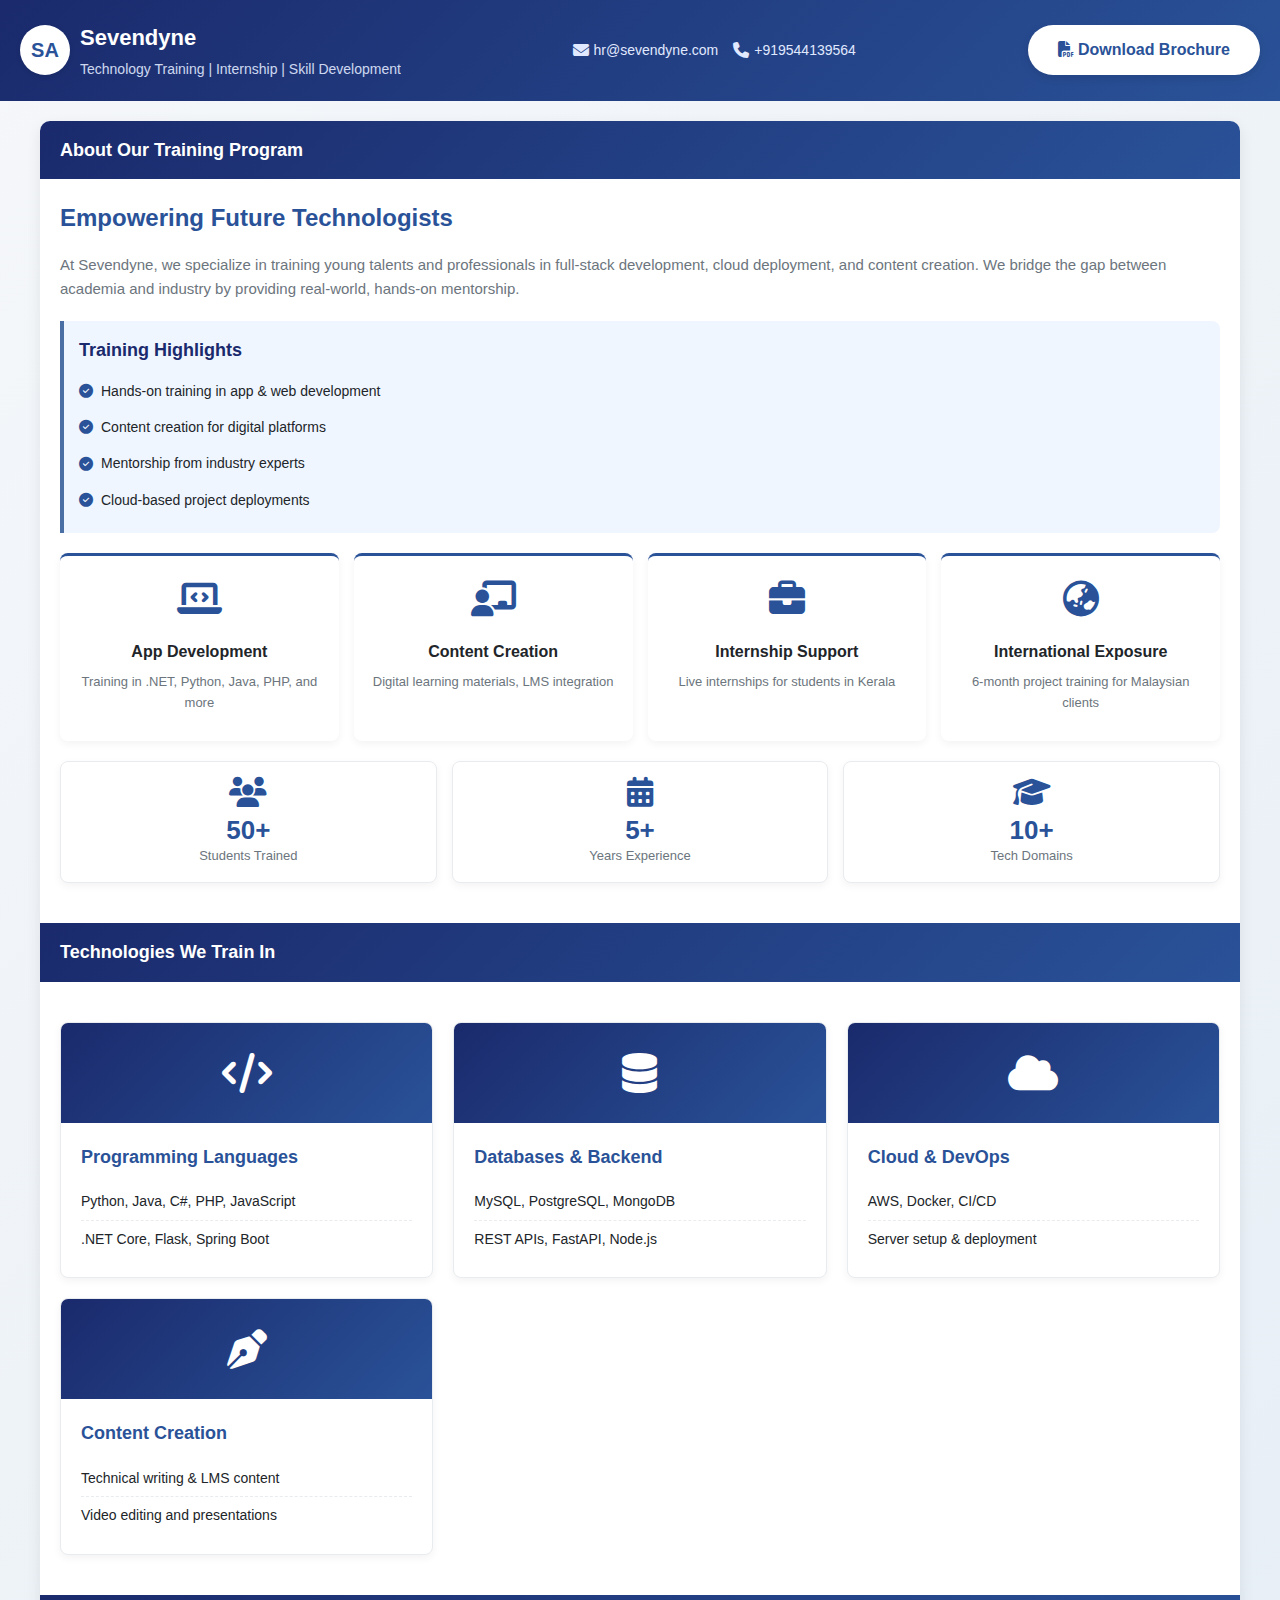
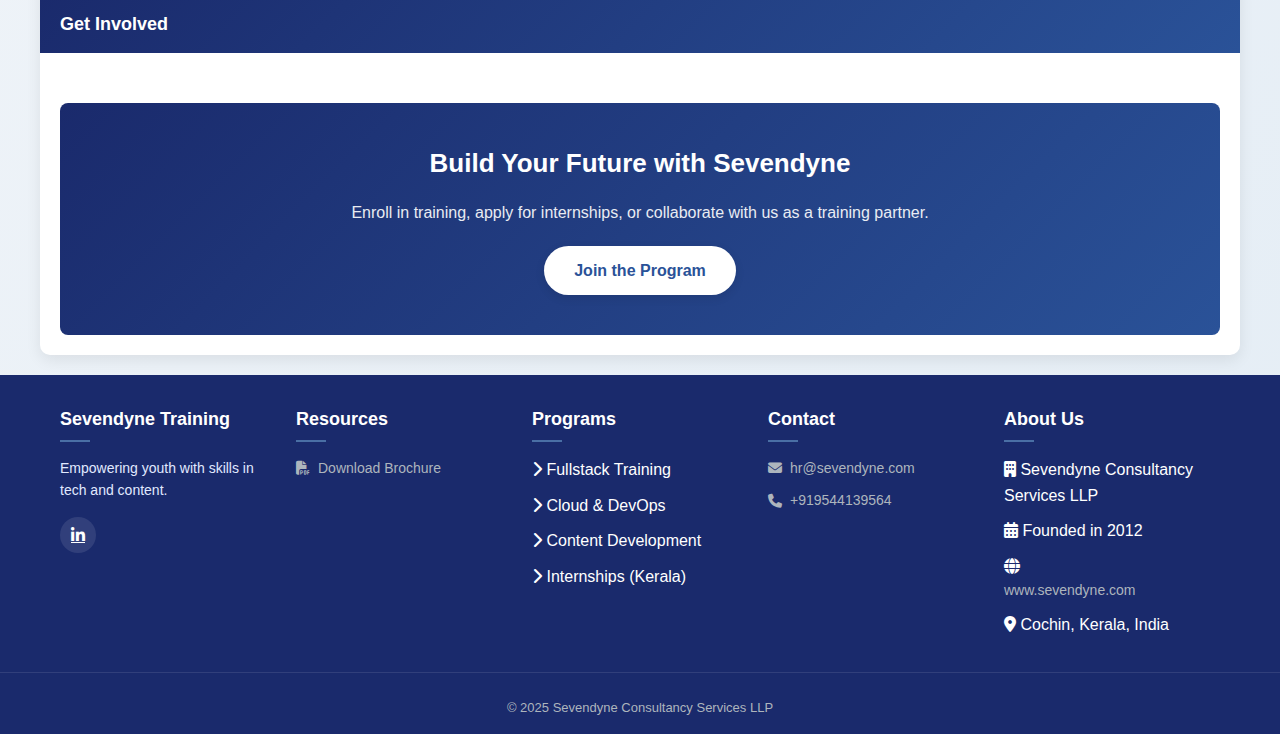
<file: skills.html>
<!DOCTYPE html>
<html lang="en">
<head>
  <meta charset="UTF-8" />
  <meta name="viewport" content="width=device-width, initial-scale=1.0"/>
  <title>Sevendyne - Training & Skills Development</title>
  <link rel="stylesheet" href="https://cdnjs.cloudflare.com/ajax/libs/font-awesome/6.4.0/css/all.min.css"/>
  <link rel="stylesheet" href="stylepages.css"/>
</head>
<body>
  <header>
    <div class="header-content">
      <div class="company-brand">
        <div class="logo">SA</div>
        <div class="company-name">
        <h1><a href="https://sevendyne.com" target="_blank" style="text-decoration: none; color: inherit;">Sevendyne</a></h1>          <p>Technology Training | Internship | Skill Development</p>
        </div>
      </div>
      <div class="contact-info">
        <div class="contact-item">
          <i class="fas fa-envelope"></i>
          <span>hr@sevendyne.com</span>
        </div>
        <div class="contact-item">
          <i class="fas fa-phone"></i>
          <span>+919544139564</span>
        </div>
      </div>
      <div class="contact-item">
          <a href="Sevendyne Brochure.pdf" download class="cta-button">
              <i class="fas fa-file-pdf"></i> Download Brochure
          </a>
      </div>
    </div>
  </header>

  <div class="container">
    <div class="section-title">About Our Training Program</div>
    <div class="section-content">
      <div class="company-intro">
        <div class="company-details">
          <h2>Empowering Future Technologists</h2>
          <p>At Sevendyne, we specialize in training young talents and professionals in full-stack development, cloud deployment, and content creation. We bridge the gap between academia and industry by providing real-world, hands-on mentorship.</p>

          <div class="highlight-box">
            <h3>Training Highlights</h3>
            <ul>
              <li><i class="fas fa-check-circle"></i> Hands-on training in app & web development</li>
              <li><i class="fas fa-check-circle"></i> Content creation for digital platforms</li>
              <li><i class="fas fa-check-circle"></i> Mentorship from industry experts</li>
              <li><i class="fas fa-check-circle"></i> Cloud-based project deployments</li>
            </ul>
          </div>

          <div class="platforms-section">
            <div class="platform-card">
              <div class="platform-icon"><i class="fas fa-laptop-code"></i></div>
              <h4>App Development</h4>
              <p>Training in .NET, Python, Java, PHP, and more</p>
            </div>
            <div class="platform-card">
              <div class="platform-icon"><i class="fas fa-chalkboard-teacher"></i></div>
              <h4>Content Creation</h4>
              <p>Digital learning materials, LMS integration</p>
            </div>
            <div class="platform-card">
              <div class="platform-icon"><i class="fas fa-briefcase"></i></div>
              <h4>Internship Support</h4>
              <p>Live internships for students in Kerala</p>
            </div>
            <div class="platform-card">
              <div class="platform-icon"><i class="fas fa-globe-asia"></i></div>
              <h4>International Exposure</h4>
              <p>6-month project training for Malaysian clients</p>
            </div>
          </div>
        </div>
      </div>

      <div class="company-stats">
        <div class="stat-card">
          <i class="fas fa-users"></i>
          <div class="number">50+</div>
          <div class="label">Students Trained</div>
        </div>
        <div class="stat-card">
          <i class="fas fa-calendar-alt"></i>
          <div class="number">5+</div>
          <div class="label">Years Experience</div>
        </div>
        <div class="stat-card">
          <i class="fas fa-graduation-cap"></i>
          <div class="number">10+</div>
          <div class="label">Tech Domains</div>
        </div>
      </div>
    </div>

    <div class="section-title">Technologies We Train In</div>
    <div class="section-content">
      <div class="services-grid">
        <div class="service-card">
          <div class="service-icon"><i class="fas fa-code"></i></div>
          <div class="service-content">
            <h3>Programming Languages</h3>
            <ul>
              <li>Python, Java, C#, PHP, JavaScript</li>
              <li>.NET Core, Flask, Spring Boot</li>
            </ul>
          </div>
        </div>

        <div class="service-card">
          <div class="service-icon"><i class="fas fa-database"></i></div>
          <div class="service-content">
            <h3>Databases & Backend</h3>
            <ul>
              <li>MySQL, PostgreSQL, MongoDB</li>
              <li>REST APIs, FastAPI, Node.js</li>
            </ul>
          </div>
        </div>

        <div class="service-card">
          <div class="service-icon"><i class="fas fa-cloud"></i></div>
          <div class="service-content">
            <h3>Cloud & DevOps</h3>
            <ul>
              <li>AWS, Docker, CI/CD</li>
              <li>Server setup & deployment</li>
            </ul>
          </div>
        </div>

        <div class="service-card">
          <div class="service-icon"><i class="fas fa-pen-nib"></i></div>
          <div class="service-content">
            <h3>Content Creation</h3>
            <ul>
              <li>Technical writing & LMS content</li>
              <li>Video editing and presentations</li>
            </ul>
          </div>
        </div>
      </div>
    </div>

    <div class="section-title">Get Involved</div>
    <div class="section-content">
      <div class="cta-section">
        <h2>Build Your Future with Sevendyne</h2>
        <p>Enroll in training, apply for internships, or collaborate with us as a training partner.</p>
        <a href="mailto:hr@sevendyne.com" class="cta-button">Join the Program</a>
      </div>
    </div>
  </div>

  <footer>
    <div class="footer-content">
      <div class="footer-column">
        <h3>Sevendyne Training</h3>
        <p>Empowering youth with skills in tech and content.</p>
        <div class="social-links">
          <a href="https://www.linkedin.com/company/sevendyne-linkedin/"><i class="fab fa-linkedin-in"></i></a>
        </div>
      </div>

      <div class="footer-column">
          <h3>Resources</h3>
          <ul class="footer-links">
              <li>
                  <a href="Sevendyne Brochure.pdf" download>
                      <i class="fas fa-file-pdf"></i> Download Brochure
                  </a>
              </li>
          </ul>
      </div>

      <div class="footer-column">
        <h3>Programs</h3>
        <ul class="footer-links">
          <li><i class="fas fa-chevron-right"></i> Fullstack Training</li>
          <li><i class="fas fa-chevron-right"></i> Cloud & DevOps</li>
          <li><i class="fas fa-chevron-right"></i> Content Development</li>
          <li><i class="fas fa-chevron-right"></i> Internships (Kerala)</li>
        </ul>
      </div>

      <div class="footer-column">
        <h3>Contact</h3>
        <ul class="footer-links">
          <li><a href="mailto:hr@sevendyne.com"><i class="fas fa-envelope"></i> hr@sevendyne.com</a></li>
          <li><a href="tel:+919544139564"><i class="fas fa-phone"></i> +919544139564</a></li>
        </ul>
      </div>

      <div class="footer-column">
        <h3>About Us</h3>
        <ul class="footer-links">
          <li><i class="fas fa-building"></i> Sevendyne Consultancy Services LLP</li>
          <li><i class="fas fa-calendar-alt"></i> Founded in 2012</li>
          <li><i class="fas fa-globe"></i> <a href="http://www.sevendyne.com">www.sevendyne.com</a></li>
          <li><i class="fas fa-map-marker-alt"></i> Cochin, Kerala, India</li>
        </ul>
      </div>
    </div>

    <div class="copyright">
      &copy; 2025 Sevendyne Consultancy Services LLP
    </div>
  </footer>
</body>
</html>
</file>
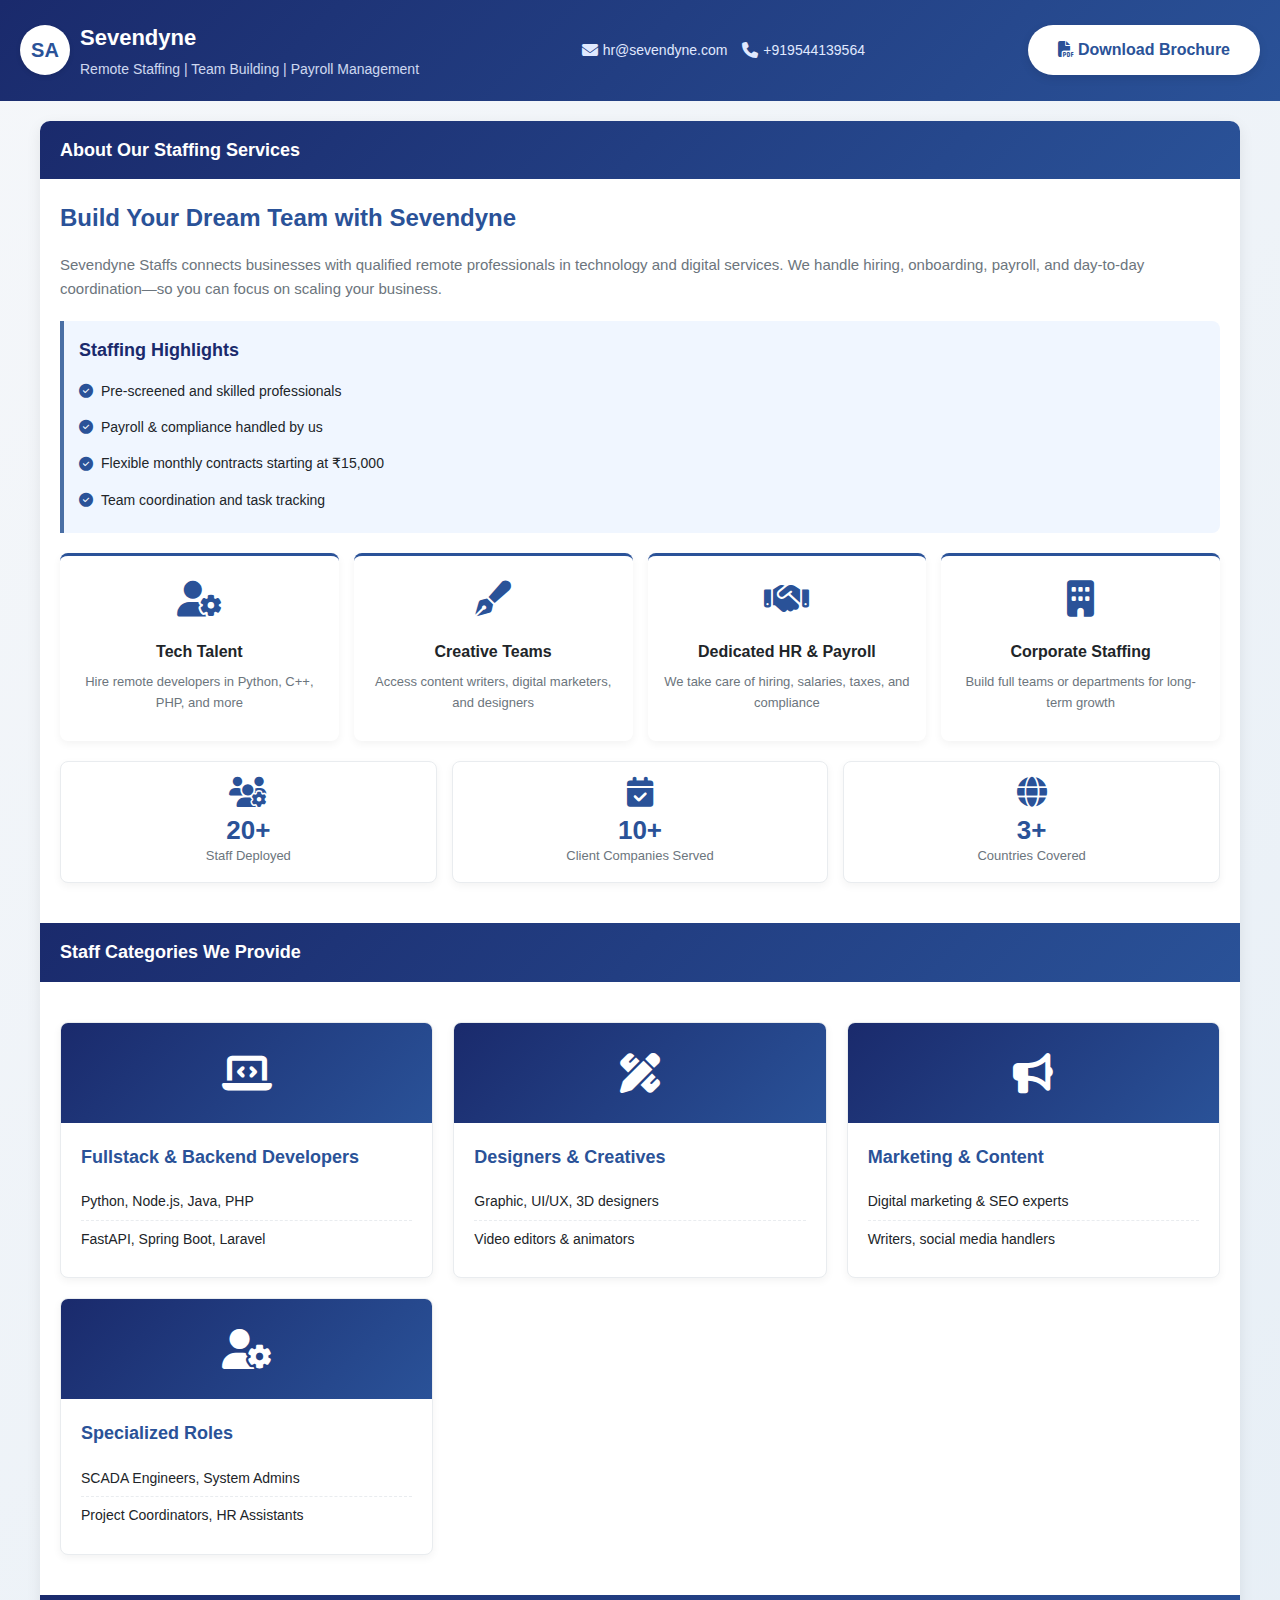
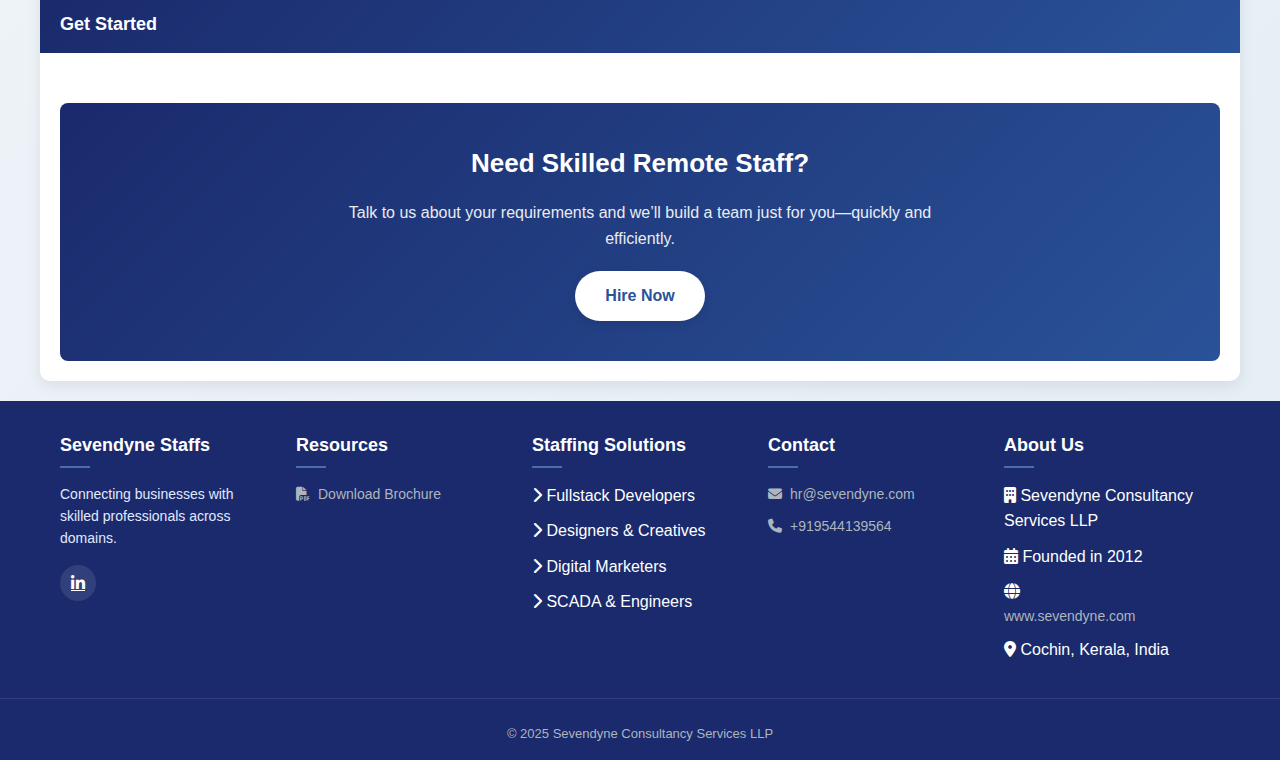
<file: staffs.html>
<!DOCTYPE html>
<html lang="en">
<head>
  <meta charset="UTF-8" />
  <meta name="viewport" content="width=device-width, initial-scale=1.0"/>
  <title>Sevendyne - Staffing & Workforce Solutions</title>
  <link rel="stylesheet" href="https://cdnjs.cloudflare.com/ajax/libs/font-awesome/6.4.0/css/all.min.css"/>
  <link rel="stylesheet" href="stylepages.css"/>
</head>
<body>
  <header>
    <div class="header-content">
      <div class="company-brand">
        <div class="logo">SA</div>
        <div class="company-name">
        <h1><a href="https://sevendyne.com" target="_blank" style="text-decoration: none; color: inherit;">Sevendyne</a></h1>          <p>Remote Staffing | Team Building | Payroll Management</p>
        </div>
      </div>
      <div class="contact-info">
        <div class="contact-item">
          <i class="fas fa-envelope"></i>
          <span>hr@sevendyne.com</span>
        </div>
        <div class="contact-item">
          <i class="fas fa-phone"></i>
          <span>+919544139564</span>
        </div>
      </div>
      <div class="contact-item">
          <a href="Sevendyne Brochure.pdf" download class="cta-button">
              <i class="fas fa-file-pdf"></i> Download Brochure
          </a>
      </div>
    </div>
  </header>

  <div class="container">
    <div class="section-title">About Our Staffing Services</div>
    <div class="section-content">
      <div class="company-intro">
        <div class="company-details">
          <h2>Build Your Dream Team with Sevendyne</h2>
          <p>Sevendyne Staffs connects businesses with qualified remote professionals in technology and digital services. We handle hiring, onboarding, payroll, and day-to-day coordination—so you can focus on scaling your business.</p>

          <div class="highlight-box">
            <h3>Staffing Highlights</h3>
            <ul>
              <li><i class="fas fa-check-circle"></i> Pre-screened and skilled professionals</li>
              <li><i class="fas fa-check-circle"></i> Payroll & compliance handled by us</li>
              <li><i class="fas fa-check-circle"></i> Flexible monthly contracts starting at ₹15,000</li>
              <li><i class="fas fa-check-circle"></i> Team coordination and task tracking</li>
            </ul>
          </div>

          <div class="platforms-section">
            <div class="platform-card">
              <div class="platform-icon"><i class="fas fa-user-cog"></i></div>
              <h4>Tech Talent</h4>
              <p>Hire remote developers in Python, C++, PHP, and more</p>
            </div>
            <div class="platform-card">
              <div class="platform-icon"><i class="fas fa-pen-fancy"></i></div>
              <h4>Creative Teams</h4>
              <p>Access content writers, digital marketers, and designers</p>
            </div>
            <div class="platform-card">
              <div class="platform-icon"><i class="fas fa-handshake"></i></div>
              <h4>Dedicated HR & Payroll</h4>
              <p>We take care of hiring, salaries, taxes, and compliance</p>
            </div>
            <div class="platform-card">
              <div class="platform-icon"><i class="fas fa-building"></i></div>
              <h4>Corporate Staffing</h4>
              <p>Build full teams or departments for long-term growth</p>
            </div>
          </div>
        </div>
      </div>

      <div class="company-stats">
        <div class="stat-card">
          <i class="fas fa-users-cog"></i>
          <div class="number">20+</div>
          <div class="label">Staff Deployed</div>
        </div>
        <div class="stat-card">
          <i class="fas fa-calendar-check"></i>
          <div class="number">10+</div>
          <div class="label">Client Companies Served</div>
        </div>
        <div class="stat-card">
          <i class="fas fa-globe"></i>
          <div class="number">3+</div>
          <div class="label">Countries Covered</div>
        </div>
      </div>
    </div>

    <div class="section-title">Staff Categories We Provide</div>
    <div class="section-content">
      <div class="services-grid">
        <div class="service-card">
          <div class="service-icon"><i class="fas fa-laptop-code"></i></div>
          <div class="service-content">
            <h3>Fullstack & Backend Developers</h3>
            <ul>
              <li>Python, Node.js, Java, PHP</li>
              <li>FastAPI, Spring Boot, Laravel</li>
            </ul>
          </div>
        </div>

        <div class="service-card">
          <div class="service-icon"><i class="fas fa-pen-ruler"></i></div>
          <div class="service-content">
            <h3>Designers & Creatives</h3>
            <ul>
              <li>Graphic, UI/UX, 3D designers</li>
              <li>Video editors & animators</li>
            </ul>
          </div>
        </div>

        <div class="service-card">
          <div class="service-icon"><i class="fas fa-bullhorn"></i></div>
          <div class="service-content">
            <h3>Marketing & Content</h3>
            <ul>
              <li>Digital marketing & SEO experts</li>
              <li>Writers, social media handlers</li>
            </ul>
          </div>
        </div>

        <div class="service-card">
          <div class="service-icon"><i class="fas fa-user-cog"></i></div>
          <div class="service-content">
            <h3>Specialized Roles</h3>
            <ul>
              <li>SCADA Engineers, System Admins</li>
              <li>Project Coordinators, HR Assistants</li>
            </ul>
          </div>
        </div>
      </div>
    </div>

    <div class="section-title">Get Started</div>
    <div class="section-content">
      <div class="cta-section">
        <h2>Need Skilled Remote Staff?</h2>
        <p>Talk to us about your requirements and we’ll build a team just for you—quickly and efficiently.</p>
        <a href="mailto:hr@sevendyne.com" class="cta-button">Hire Now</a>
      </div>
    </div>
  </div>

  <footer>
    <div class="footer-content">
      <div class="footer-column">
        <h3>Sevendyne Staffs</h3>
        <p>Connecting businesses with skilled professionals across domains.</p>
        <div class="social-links">
          <a href="https://www.linkedin.com/company/sevendyne-linkedin/"><i class="fab fa-linkedin-in"></i></a>
        </div>
      </div>
      
      <div class="footer-column">
          <h3>Resources</h3>
          <ul class="footer-links">
              <li>
                  <a href="Sevendyne Brochure.pdf" download>
                      <i class="fas fa-file-pdf"></i> Download Brochure
                  </a>
              </li>
          </ul>
      </div>

      <div class="footer-column">
        <h3>Staffing Solutions</h3>
        <ul class="footer-links">
          <li><i class="fas fa-chevron-right"></i> Fullstack Developers</li>
          <li><i class="fas fa-chevron-right"></i> Designers & Creatives</li>
          <li><i class="fas fa-chevron-right"></i> Digital Marketers</li>
          <li><i class="fas fa-chevron-right"></i> SCADA & Engineers</li>
        </ul>
      </div>

      <div class="footer-column">
        <h3>Contact</h3>
        <ul class="footer-links">
          <li><a href="mailto:hr@sevendyne.com"><i class="fas fa-envelope"></i> hr@sevendyne.com</a></li>
          <li><a href="tel:+919544139564"><i class="fas fa-phone"></i> +919544139564</a></li>
        </ul>
      </div>

      <div class="footer-column">
        <h3>About Us</h3>
        <ul class="footer-links">
          <li><i class="fas fa-building"></i> Sevendyne Consultancy Services LLP</li>
          <li><i class="fas fa-calendar-alt"></i> Founded in 2012</li>
          <li><i class="fas fa-globe"></i> <a href="http://www.sevendyne.com">www.sevendyne.com</a></li>
          <li><i class="fas fa-map-marker-alt"></i> Cochin, Kerala, India</li>
        </ul>
      </div>
    </div>

    <div class="copyright">
      &copy; 2025 Sevendyne Consultancy Services LLP
    </div>
  </footer>
</body>
</html>
</file>
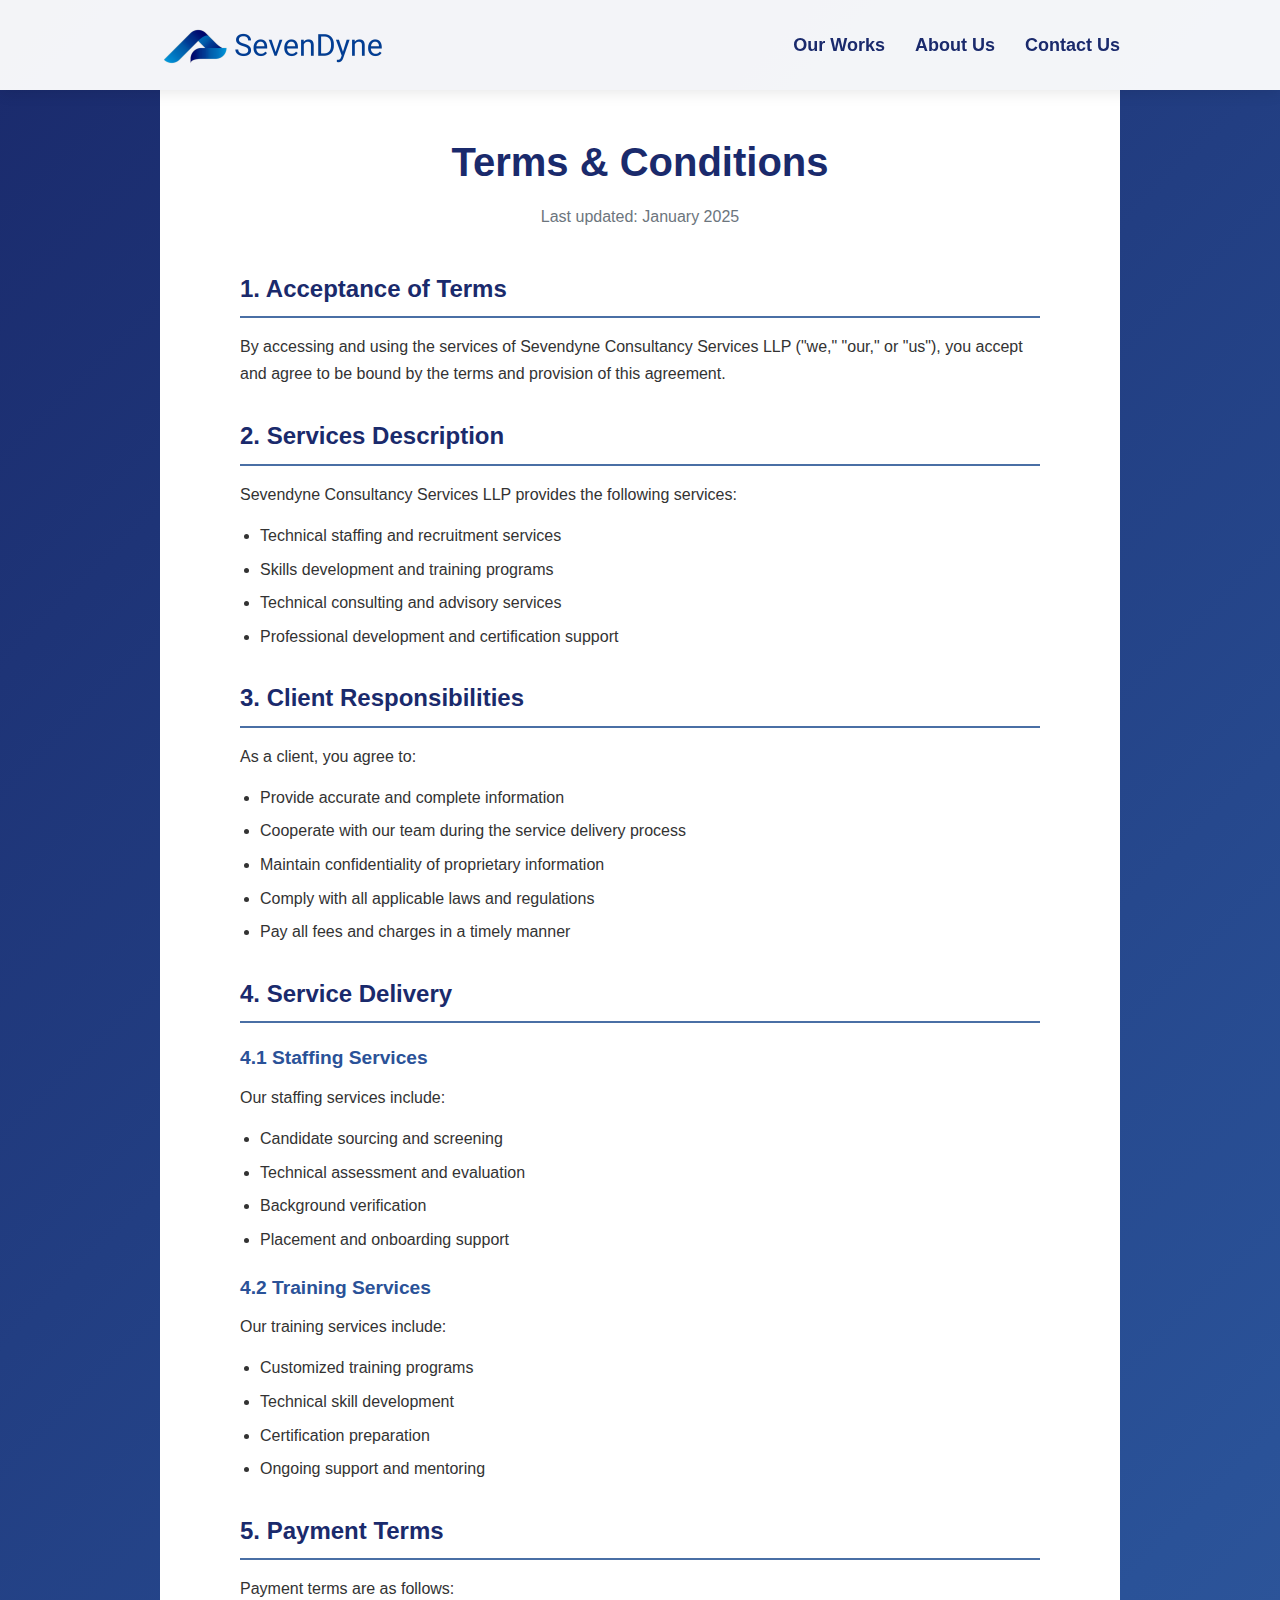
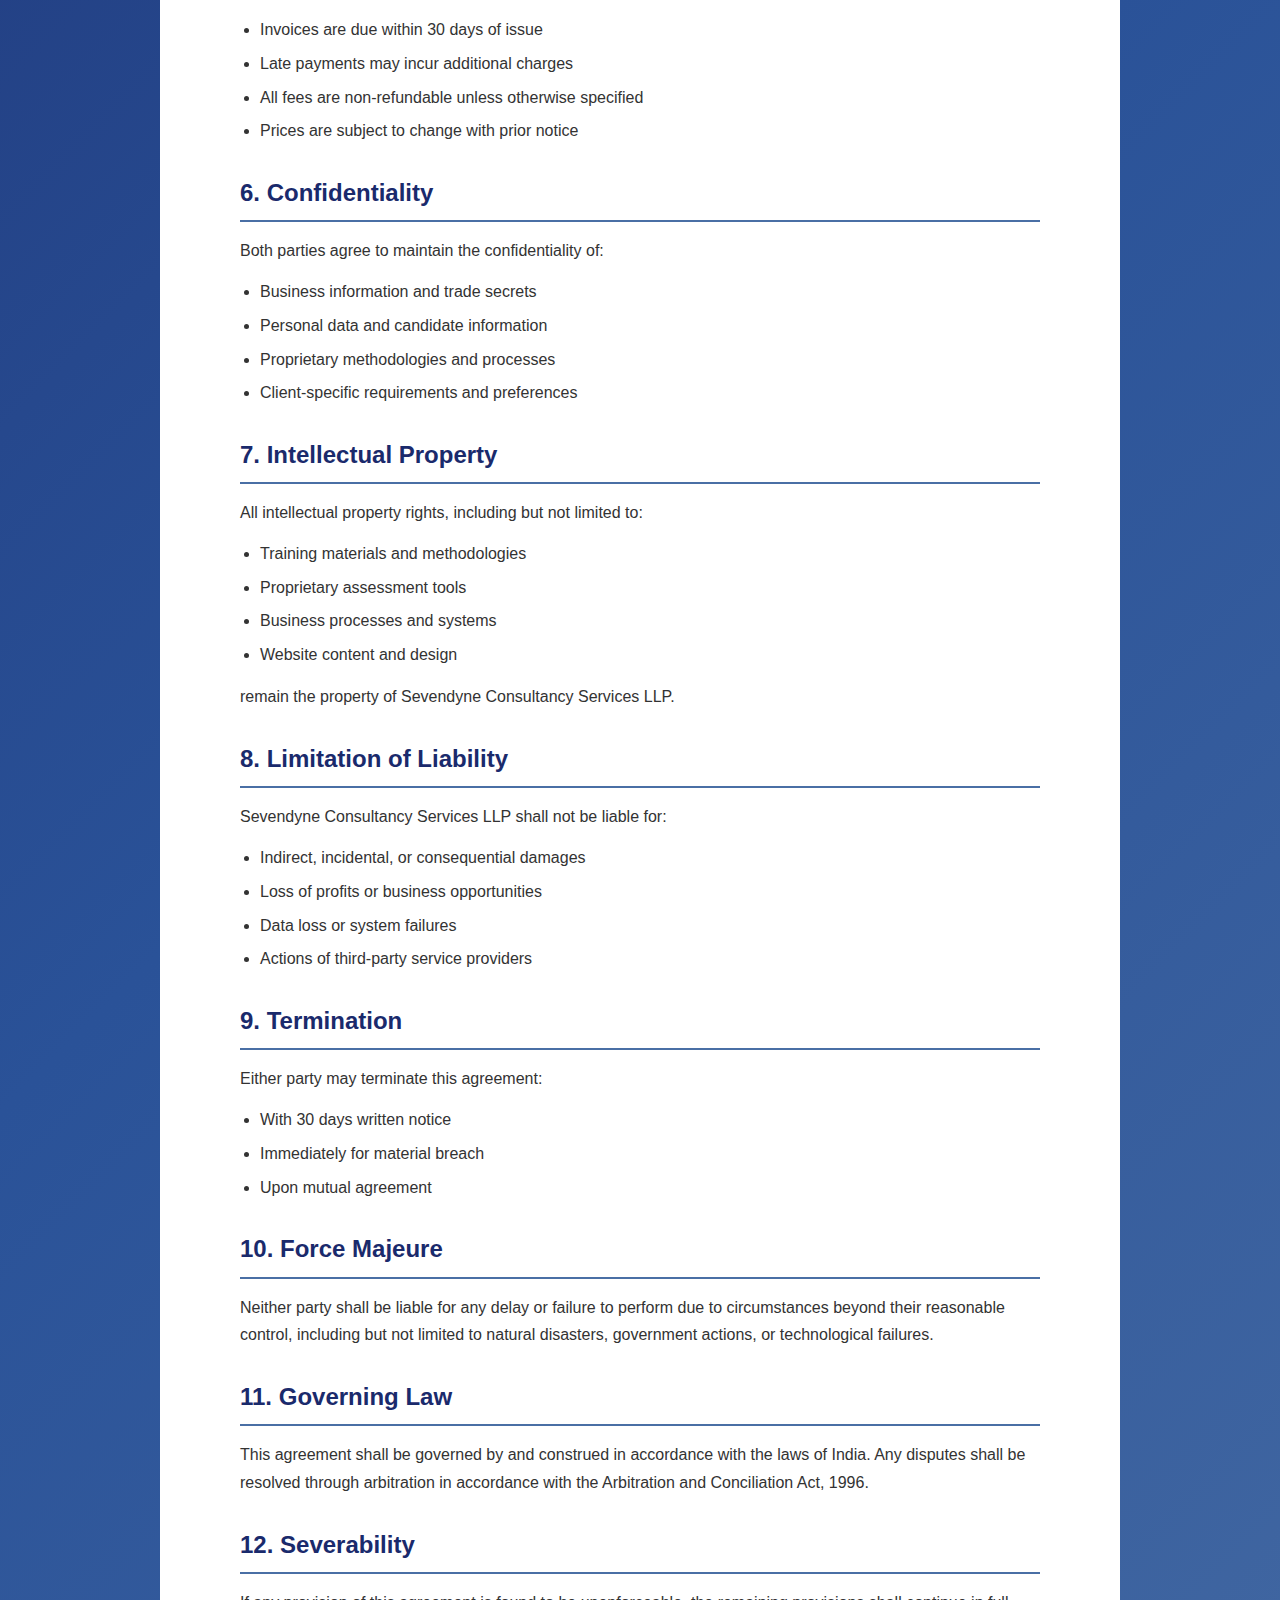
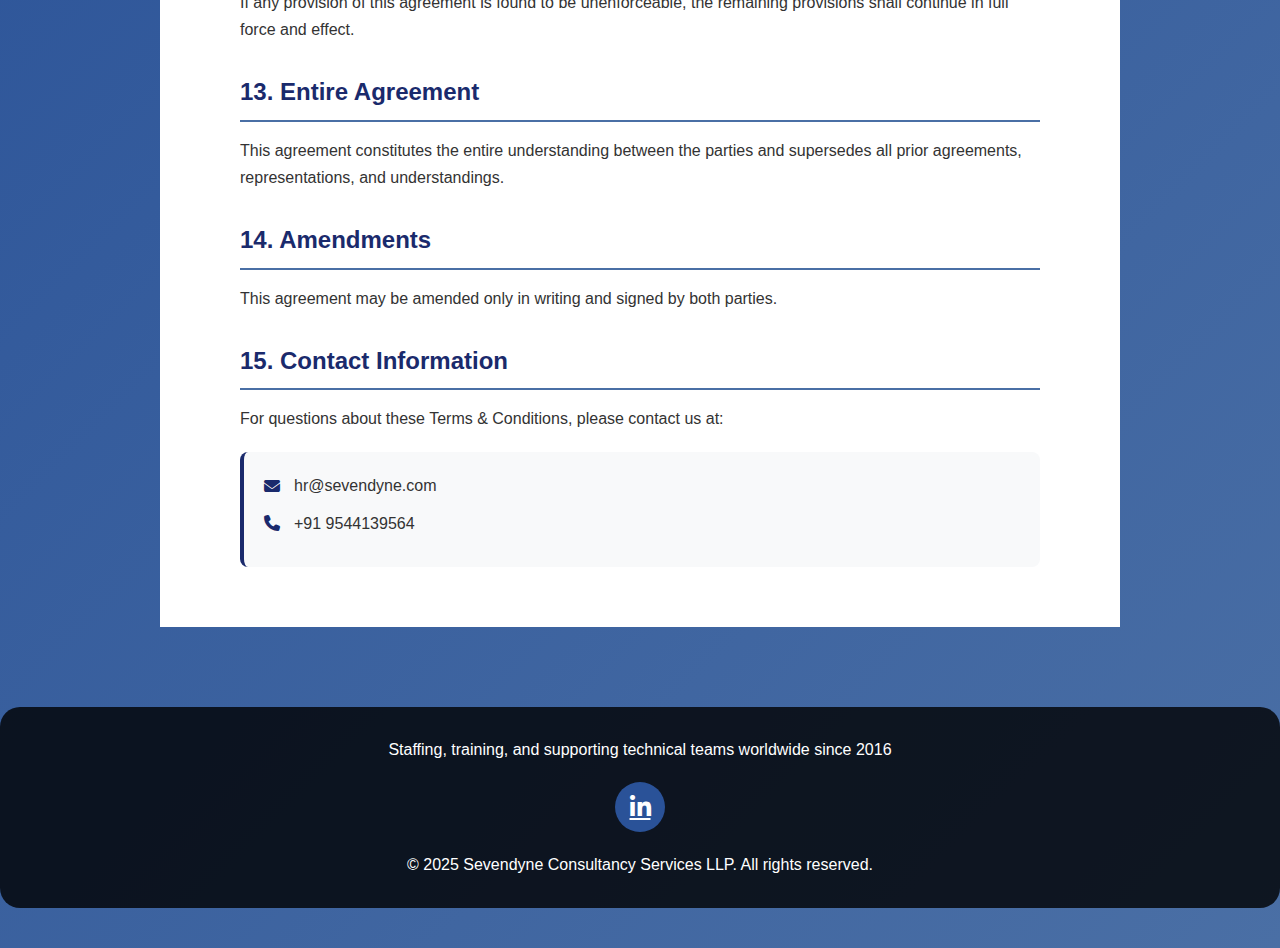
<file: terms-conditions.html>
<!DOCTYPE html>
<html lang="en">
<head>
    <meta charset="UTF-8">
    <meta name="viewport" content="width=device-width, initial-scale=1.0">
    <title>Terms & Conditions - Sevendyne Consultancy Services LLP</title>
    <link rel="stylesheet" href="https://cdnjs.cloudflare.com/ajax/libs/font-awesome/6.4.0/css/all.min.css">
    <link rel="stylesheet" href="style.css">
</head>
    
<body>
    <header>
        <div class="container">
            <nav class="navbar">
                <a href="index.html" class="logo">
                    <img src="logo.png" alt="Sevendyne Logo" class="logo-img">
                </a>
        
                <ul class="nav-links">
                    <li><a href="index.html#works">Our Works</a></li>
                    <li><a href="index.html#about">About Us</a></li>
                    <li><a href="index.html#contact">Contact Us</a></li>
                </ul>
            </nav>
        </div>
    </header>

    <div class="container">
        <section class="page-content">
            <div class="section-title">
                <h1>Terms & Conditions</h1>
                <p>Last updated: January 2025</p>
            </div>
            
            <div class="content-section">
                <h2>1. Acceptance of Terms</h2>
                <p>By accessing and using the services of Sevendyne Consultancy Services LLP ("we," "our," or "us"), you accept and agree to be bound by the terms and provision of this agreement.</p>
                
                <h2>2. Services Description</h2>
                <p>Sevendyne Consultancy Services LLP provides the following services:</p>
                <ul>
                    <li>Technical staffing and recruitment services</li>
                    <li>Skills development and training programs</li>
                    <li>Technical consulting and advisory services</li>
                    <li>Professional development and certification support</li>
                </ul>
                
                <h2>3. Client Responsibilities</h2>
                <p>As a client, you agree to:</p>
                <ul>
                    <li>Provide accurate and complete information</li>
                    <li>Cooperate with our team during the service delivery process</li>
                    <li>Maintain confidentiality of proprietary information</li>
                    <li>Comply with all applicable laws and regulations</li>
                    <li>Pay all fees and charges in a timely manner</li>
                </ul>
                
                <h2>4. Service Delivery</h2>
                <h3>4.1 Staffing Services</h3>
                <p>Our staffing services include:</p>
                <ul>
                    <li>Candidate sourcing and screening</li>
                    <li>Technical assessment and evaluation</li>
                    <li>Background verification</li>
                    <li>Placement and onboarding support</li>
                </ul>
                
                <h3>4.2 Training Services</h3>
                <p>Our training services include:</p>
                <ul>
                    <li>Customized training programs</li>
                    <li>Technical skill development</li>
                    <li>Certification preparation</li>
                    <li>Ongoing support and mentoring</li>
                </ul>
                
                <h2>5. Payment Terms</h2>
                <p>Payment terms are as follows:</p>
                <ul>
                    <li>Invoices are due within 30 days of issue</li>
                    <li>Late payments may incur additional charges</li>
                    <li>All fees are non-refundable unless otherwise specified</li>
                    <li>Prices are subject to change with prior notice</li>
                </ul>
                
                <h2>6. Confidentiality</h2>
                <p>Both parties agree to maintain the confidentiality of:</p>
                <ul>
                    <li>Business information and trade secrets</li>
                    <li>Personal data and candidate information</li>
                    <li>Proprietary methodologies and processes</li>
                    <li>Client-specific requirements and preferences</li>
                </ul>
                
                <h2>7. Intellectual Property</h2>
                <p>All intellectual property rights, including but not limited to:</p>
                <ul>
                    <li>Training materials and methodologies</li>
                    <li>Proprietary assessment tools</li>
                    <li>Business processes and systems</li>
                    <li>Website content and design</li>
                </ul>
                <p>remain the property of Sevendyne Consultancy Services LLP.</p>
                
                <h2>8. Limitation of Liability</h2>
                <p>Sevendyne Consultancy Services LLP shall not be liable for:</p>
                <ul>
                    <li>Indirect, incidental, or consequential damages</li>
                    <li>Loss of profits or business opportunities</li>
                    <li>Data loss or system failures</li>
                    <li>Actions of third-party service providers</li>
                </ul>
                
                <h2>9. Termination</h2>
                <p>Either party may terminate this agreement:</p>
                <ul>
                    <li>With 30 days written notice</li>
                    <li>Immediately for material breach</li>
                    <li>Upon mutual agreement</li>
                </ul>
                
                <h2>10. Force Majeure</h2>
                <p>Neither party shall be liable for any delay or failure to perform due to circumstances beyond their reasonable control, including but not limited to natural disasters, government actions, or technological failures.</p>
                
                <h2>11. Governing Law</h2>
                <p>This agreement shall be governed by and construed in accordance with the laws of India. Any disputes shall be resolved through arbitration in accordance with the Arbitration and Conciliation Act, 1996.</p>
                
                <h2>12. Severability</h2>
                <p>If any provision of this agreement is found to be unenforceable, the remaining provisions shall continue in full force and effect.</p>
                
                <h2>13. Entire Agreement</h2>
                <p>This agreement constitutes the entire understanding between the parties and supersedes all prior agreements, representations, and understandings.</p>
                
                <h2>14. Amendments</h2>
                <p>This agreement may be amended only in writing and signed by both parties.</p>
                
                <h2>15. Contact Information</h2>
                <p>For questions about these Terms & Conditions, please contact us at:</p>
                <div class="contact-info">
                    <p><i class="fas fa-envelope"></i> hr@sevendyne.com</p>
                    <p><i class="fas fa-phone"></i> +91 9544139564</p>
                </div>
            </div>
        </section>
    </div>

    <footer>
        <div class="container">
            <div class="footer-content">
                <p>Staffing, training, and supporting technical teams worldwide since 2016</p>
                
                <div class="social-links">
                    <a href="https://www.linkedin.com/company/sevendyne-linkedin/"><i class="fab fa-linkedin-in"></i></a>
                </div>
                
                <p>&copy; 2025 Sevendyne Consultancy Services LLP. All rights reserved.</p>
            </div>
        </div>
    </footer>
</body>
</html>
</file>
<file: style.css>
* {
            margin: 0;
            padding: 0;
            box-sizing: border-box;
            font-family: 'Segoe UI', Tahoma, Geneva, Verdana, sans-serif;
        }
        
        body {
            background: linear-gradient(135deg, #1a2a6c 0%, #2a5298 50%, #4a6fa5 100%);
            color: #333;
            line-height: 1.6;
            min-height: 100vh;
            padding-bottom: 40px;
        }
        
        .container {
            max-width: 1000px;
            margin: 0 auto;
            padding: 0 20px;
        }
        
        header {
            background: rgba(255, 255, 255, 0.95);
            box-shadow: 0 2px 15px rgba(0, 0, 0, 0.1);
            position: sticky;
            top: 0;
            z-index: 100;
        }
        
        .navbar {
            display: flex;
            justify-content: space-between;
            align-items: center;
            padding: 20px 0;
        }
        
        .logo {
            display: flex;
            align-items: center;
            text-decoration: none;
        }
        
        .logo h1 {
            color: #1a2a6c;
            font-size: 28px;
            margin-left: 10px;
        }
        
        .logo span {
            color: #2a5298;
        }
        
        .nav-links {
            display: flex;
            list-style: none;
        }
        
        .nav-links li {
            margin-left: 30px;
        }
        
        .nav-links a {
            text-decoration: none;
            color: #1a2a6c;
            font-weight: 600;
            font-size: 18px;
            transition: color 0.3s;
        }
        
        .nav-links a:hover {
            color: #4a6fa5;
        }
        
        .hero {
            background: linear-gradient(rgba(255, 255, 255, 0.9), rgba(255, 255, 255, 0.8)), url('https://images.unsplash.com/photo-1552664730-d307ca884978?ixlib=rb-4.0.3') center/cover;
            padding: 80px 0;
            text-align: center;
            margin: 40px 0;
            border-radius: 20px;
        }
        
        .hero-content {
            max-width: 800px;
            margin: 0 auto;
        }
        
        .hero h2 {
            font-size: 3rem;
            color: #1a2a6c;
            margin-bottom: 20px;
        }
        
        .hero p {
            font-size: 1.4rem;
            color: #2a5298;
            margin-bottom: 30px;
            max-width: 700px;
            margin-left: auto;
            margin-right: auto;
        }
        
        .section {
            padding: 60px 0;
            margin: 40px 0;
            border-radius: 20px;
        }
        
        .section-title {
            text-align: center;
            margin-bottom: 40px;
        }
        
        .section-title h2 {
            font-size: 2.5rem;
            color: white;
            position: relative;
            display: inline-block;
            padding-bottom: 15px;
        }
        
        .section-title h2::after {
            content: '';
            position: absolute;
            bottom: 0;
            left: 50%;
            transform: translateX(-50%);
            width: 100px;
            height: 4px;
            background: linear-gradient(to right, #1a2a6c, #4a6fa5);
            border-radius: 2px;
        }
        
        .about-content {
            background: rgba(255, 255, 255, 0.9);
            padding: 50px;
            border-radius: 20px;
            box-shadow: 0 10px 30px rgba(0, 0, 0, 0.1);
            max-width: 900px;
            margin: 0 auto;
        }
        
        .about-content p {
            font-size: 1.2rem;
            margin-bottom: 25px;
            line-height: 1.8;
            color: #333;
            text-align: center;
        }
        
        .highlight {
            display: inline-block;
            background: linear-gradient(to right, #1a2a6c, #2a5298);
            color: white;
            padding: 12px 25px;
            border-radius: 30px;
            font-weight: bold;
            margin-top: 15px;
            font-size: 1.1rem;
        }
        
        .tech-expertise {
            display: grid;
            grid-template-columns: repeat(auto-fit, minmax(250px, 1fr));
            gap: 20px;
            margin: 30px 0;
        }
        
        .expertise-item {
            display: flex;
            align-items: center;
            gap: 15px;
            padding: 15px;
            background: rgba(255, 255, 255, 0.9);
            border-radius: 10px;
            box-shadow: 0 3px 10px rgba(0, 0, 0, 0.1);
            transition: transform 0.3s ease;
        }
        
        .expertise-item:hover {
            transform: translateY(-5px);
        }
        
        .expertise-item i {
            font-size: 24px;
            color: #1a2a6c;
            width: 30px;
            text-align: center;
        }
        
        .expertise-item span {
            font-weight: 500;
            color: #2a5298;
        }
        
        /* Privacy Policy and Terms & Conditions Page Styles */
        .page-content {
            padding: 40px 20px;
            background: white;
        }
        
        .page-content .section-title {
            text-align: center;
            margin-bottom: 40px;
        }
        
        .page-content .section-title h1 {
            font-size: 2.5rem;
            color: #1a2a6c;
            margin-bottom: 10px;
        }
        
        .page-content .section-title p {
            color: #6c757d;
            font-size: 1rem;
        }
        
        .content-section {
            max-width: 800px;
            margin: 0 auto;
        }
        
        .content-section h2 {
            color: #1a2a6c;
            font-size: 1.5rem;
            margin: 30px 0 15px 0;
            padding-bottom: 8px;
            border-bottom: 2px solid #4a6fa5;
        }
        
        .content-section h3 {
            color: #2a5298;
            font-size: 1.2rem;
            margin: 20px 0 10px 0;
        }
        
        .content-section p {
            margin-bottom: 15px;
            line-height: 1.7;
            color: #333;
        }
        
        .content-section ul {
            margin: 15px 0;
            padding-left: 20px;
        }
        
        .content-section ul li {
            margin-bottom: 8px;
            line-height: 1.6;
            color: #333;
        }
        
        .content-section .contact-info {
            background: #f8f9fa;
            padding: 20px;
            border-radius: 8px;
            margin: 20px 0;
            border-left: 4px solid #1a2a6c;
        }
        
        .content-section .contact-info p {
            margin-bottom: 10px;
            display: flex;
            align-items: center;
            gap: 10px;
        }
        
        .content-section .contact-info i {
            color: #1a2a6c;
            width: 20px;
        }
        
        .contact {
            background: rgba(255, 255, 255, 0.9);
            padding: 50px 30px;
            border-radius: 20px;
            text-align: center;
            max-width: 700px;
            margin: 0 auto;
            box-shadow: 0 10px 30px rgba(0, 0, 0, 0.1);
        }
        
        .email-box {
            display: inline-flex;
            align-items: center;
            background: linear-gradient(to right, #1a2a6c, #2a5298);
            padding: 18px 35px;
            border-radius: 50px;
            color: white;
            text-decoration: none;
            font-size: 1.5rem;
            font-weight: bold;
            margin: 30px 0 20px;
            transition: transform 0.3s;
        }
        
        .email-box:hover {
            transform: scale(1.05);
            background: linear-gradient(to right, #2a5298, #4a6fa5);
        }
        
        .email-box i {
            margin-right: 15px;
            font-size: 1.8rem;
        }
        
        .contact p {
            font-size: 1.2rem;
            color: #333;
            margin-bottom: 10px;
        }
        
        footer {
            background: rgba(0, 0, 0, 0.8);
            color: white;
            text-align: center;
            padding: 30px 0;
            margin-top: 80px;
            border-radius: 20px;
        }
        
        .footer-content {
            max-width: 600px;
            margin: 0 auto;
        }
        
        .social-links {
            display: flex;
            justify-content: center;
            margin: 20px 0;
        }
        
        .social-links a {
            display: inline-flex;
            align-items: center;
            justify-content: center;
            width: 50px;
            height: 50px;
            background: #2a5298;
            color: white;
            border-radius: 50%;
            margin: 0 10px;
            font-size: 1.5rem;
            transition: background 0.3s, transform 0.3s;
        }
        
        .social-links a:hover {
            background: #4a6fa5;
            transform: translateY(-5px);
        }
        
        .legal-links {
            margin: 15px 0;
            text-align: center;
        }
        
        .legal-links a {
            color: #e0e9ff;
            text-decoration: none;
            font-size: 14px;
            transition: color 0.3s ease;
        }
        
        .legal-links a:hover {
            color: white;
        }
        
        .legal-links .separator {
            color: #adb5bd;
            margin: 0 10px;
        }
        
        /* CLIENT WORKS SECTION */
        #clients {
            padding: 80px 0;
        }
        
        .clients-container {
            display: flex;
            justify-content: space-between;
            flex-wrap: wrap;
            gap: 30px;
            max-width: 1200px;
            margin: 0 auto;
        }
        
        .client-card {
            background: rgba(255, 255, 255, 0.95);
            border-radius: 20px;
            box-shadow: 0 10px 30px rgba(0, 0, 0, 0.1);
            padding: 40px 30px;
            text-align: center;
            flex: 1;
            min-width: 280px;
            transition: transform 0.3s, box-shadow 0.3s;
            position: relative;
            overflow: hidden;
        }
        
        .client-card:hover {
            transform: translateY(-10px);
            box-shadow: 0 15px 40px rgba(0, 0, 0, 0.15);
        }
        
        .client-flag {
            width: 80px;
            height: 50px;
            margin: 0 auto 25px;
            border-radius: 8px;
            box-shadow: 0 5px 15px rgba(0, 0, 0, 0.1);
            position: relative;
            overflow: hidden;
        }
        
        .client-flag.uk {
            background: linear-gradient(to bottom, #00247D 0%, #00247D 33%, #CF142B 33%, #CF142B 66%, #FFFFFF 66%, #FFFFFF 100%);
        }
        
        .client-flag.my {
            background: linear-gradient(to bottom, #006A4E 0%, #006A4E 50%, #D80027 50%, #D80027 100%);
        }
        
        .client-flag.de {
            background: linear-gradient(to bottom, #000000 0%, #000000 33%, #DD0000 33%, #DD0000 66%, #FFCE00 66%, #FFCE00 100%);
        }
        
        .client-card h3 {
            color: #1a2a6c;
            font-size: 1.8rem;
            margin-bottom: 15px;
        }
        
        .client-tech {
            display: inline-block;
            background: linear-gradient(to right, #1a2a6c, #2a5298);
            color: white;
            padding: 8px 20px;
            border-radius: 20px;
            font-weight: bold;
            margin: 10px 0;
            font-size: 1.1rem;
        }
        
        .client-card p {
            color: #333;
            font-size: 1.1rem;
            line-height: 1.7;
            margin: 20px 0;
        }
        
        .stats {
            display: flex;
            justify-content: space-around;
            margin-top: 20px;
        }
        
        .stat-item {
            text-align: center;
        }
        
        .stat-number {
            font-size: 1.8rem;
            font-weight: bold;
            color: #1a2a6c;
        }
        
        .stat-label {
            font-size: 0.9rem;
            color: #2a5298;
            text-transform: uppercase;
            letter-spacing: 1px;
        }
        
        .tech-tags {
            display: flex;
            flex-wrap: wrap;
            justify-content: center;
            gap: 8px;
            margin: 15px 0;
        }
        
        .tech-tag {
            background: #e0e9ff;
            color: #1a2a6c;
            padding: 5px 12px;
            border-radius: 20px;
            font-size: 0.9rem;
            font-weight: 600;
        }
        
        @media (max-width: 768px) {
            .navbar {
                flex-direction: column;
                padding: 15px 0;
            }
            
            .nav-links {
                margin-top: 20px;
            }
            
            .nav-links li {
                margin: 0 15px;
            }
            
            .hero h2 {
                font-size: 2.2rem;
            }
            
            .hero p {
                font-size: 1.1rem;
            }
            
            .section-title h2 {
                font-size: 2rem;
            }
            
            .about-content {
                padding: 30px 20px;
            }
            
            .email-box {
                font-size: 1.2rem;
                padding: 15px 25px;
            }
            
            .clients-container {
                flex-direction: column;
                align-items: center;
            }
            
            .client-card {
                width: 100%;
                max-width: 450px;
            }
        }
            .logo-img {
                height: 50px;
                width: auto;
                margin-right: 10px;
            }
</file>
<file: stylepages.css>
/* styles.css */
:root {
    --primary-dark: #1a2a6c;
    --primary: #2a5298;
    --primary-light: #4a6fa5;
    --secondary: #1abc9c;
    --light: #f8f9fa;
    --dark: #212529;
    --gray: #6c757d;
}

/* Privacy Policy and Terms & Conditions Page Styles */
.page-content {
    padding: 40px 20px;
    background: white;
}

.page-content .section-title {
    text-align: center;
    margin-bottom: 40px;
}

.page-content .section-title h1 {
    font-size: 2.5rem;
    color: var(--primary-dark);
    margin-bottom: 10px;
}

.page-content .section-title p {
    color: var(--gray);
    font-size: 1rem;
}

.content-section {
    max-width: 800px;
    margin: 0 auto;
}

.content-section h2 {
    color: var(--primary-dark);
    font-size: 1.5rem;
    margin: 30px 0 15px 0;
    padding-bottom: 8px;
    border-bottom: 2px solid var(--primary-light);
}

.content-section h3 {
    color: var(--primary);
    font-size: 1.2rem;
    margin: 20px 0 10px 0;
}

.content-section p {
    margin-bottom: 15px;
    line-height: 1.7;
    color: var(--dark);
}

.content-section ul {
    margin: 15px 0;
    padding-left: 20px;
}

.content-section ul li {
    margin-bottom: 8px;
    line-height: 1.6;
    color: var(--dark);
}

.content-section .contact-info {
    background: #f8f9fa;
    padding: 20px;
    border-radius: 8px;
    margin: 20px 0;
    border-left: 4px solid var(--primary);
}

.content-section .contact-info p {
    margin-bottom: 10px;
    display: flex;
    align-items: center;
    gap: 10px;
}

.content-section .contact-info i {
    color: var(--primary);
    width: 20px;
}

* {
    box-sizing: border-box;
    margin: 0;
    padding: 0;
}

body {
    font-family: 'Segoe UI', Tahoma, Geneva, Verdana, sans-serif;
    background: linear-gradient(135deg, #f5f7fa 0%, #e4edf5 100%);
    color: var(--dark);
    line-height: 1.6;
}

.container {
    max-width: 1200px;
    margin: 20px auto;
    background: white;
    padding: 0;
    box-shadow: 0 5px 15px rgba(0,0,0,0.08);
    border-radius: 10px;
    overflow: hidden;
}

header {
    background: linear-gradient(135deg, var(--primary-dark) 0%, var(--primary) 100%);
    color: white;
    padding: 20px;
}

.header-content {
    display: flex;
    justify-content: space-between;
    align-items: center;
    flex-wrap: wrap;
    gap: 15px;
}

.company-brand {
    display: flex;
    align-items: center;
    gap: 10px;
}

.logo {
    width: 50px;
    height: 50px;
    background: white;
    border-radius: 50%;
    display: flex;
    align-items: center;
    justify-content: center;
    font-weight: bold;
    color: var(--primary);
    font-size: 20px;
    box-shadow: 0 2px 5px rgba(0,0,0,0.1);
}

.company-name h1 {
    font-size: 22px;
    margin: 0;
    color: white;
}

.company-name p {
    font-size: 14px;
    opacity: 0.9;
    margin-top: 3px;
    color: #e0e9ff;
}

.contact-info {
    display: flex;
    gap: 15px;
    align-items: center;
    flex-wrap: wrap;
}

.contact-item {
    display: flex;
    align-items: center;
    gap: 5px;
    font-size: 14px;
    color: #e0e9ff;
}

.contact-item i {
    font-size: 16px;
}

.section-title {
    background: linear-gradient(135deg, var(--primary-dark) 0%, var(--primary) 100%);
    color: white;
    padding: 15px 20px;
    font-size: 18px;
    font-weight: 600;
}

.section-content {
    padding: 20px;
}

.company-details h2 {
    font-size: 24px;
    color: var(--primary);
    margin-bottom: 15px;
}

.company-details p {
    margin-bottom: 12px;
    font-size: 15px;
    color: var(--gray);
}

.highlight-box {
    background: #f0f6ff;
    border-left: 4px solid var(--primary-light);
    padding: 15px;
    border-radius: 0 8px 8px 0;
    margin: 20px 0;
}

.highlight-box h3 {
    margin-bottom: 8px;
    font-size: 18px;
    color: var(--primary-dark);
}

.highlight-box ul {
    list-style-type: none;
    padding-left: 0;
}

.highlight-box ul li {
    padding: 7px 0;
    display: flex;
    align-items: center;
    gap: 8px;
    font-size: 14px;
}

.highlight-box ul li i {
    color: var(--primary);
}

.platforms-section {
    display: grid;
    grid-template-columns: repeat(auto-fit, minmax(200px, 1fr));
    gap: 15px;
    margin: 20px 0;
}

.platform-card {
    background: white;
    border-radius: 8px;
    padding: 15px;
    box-shadow: 0 3px 8px rgba(0,0,0,0.05);
    border-top: 3px solid var(--primary);
    text-align: center;
    transition: all 0.3s ease;
}

.platform-card:hover {
    transform: translateY(-5px);
    box-shadow: 0 5px 15px rgba(0,0,0,0.1);
}

.platform-card .platform-icon {
    font-size: 36px;
    margin-bottom: 10px;
    color: var(--primary);
}

.platform-card h4 {
    margin-bottom: 8px;
    font-size: 16px;
}

.platform-card p {
    font-size: 13px;
    color: var(--gray);
}

.company-stats {
    display: grid;
    grid-template-columns: repeat(auto-fit, minmax(140px, 1fr));
    gap: 15px;
    margin: 20px 0;
}

.stat-card {
    background: white;
    border-radius: 8px;
    padding: 15px;
    text-align: center;
    box-shadow: 0 3px 8px rgba(0,0,0,0.05);
    border: 1px solid #e9ecef;
}

.stat-card i {
    font-size: 30px;
    color: var(--primary);
    margin-bottom: 10px;
}

.stat-card .number {
    font-size: 26px;
    font-weight: 700;
    color: var(--primary);
    line-height: 1;
    margin-bottom: 3px;
}

.stat-card .label {
    font-size: 13px;
    color: var(--gray);
}

.services-grid {
    display: grid;
    grid-template-columns: repeat(auto-fit, minmax(280px, 1fr));
    gap: 20px;
    margin: 20px 0;
}

.service-card {
    background: white;
    border-radius: 8px;
    overflow: hidden;
    box-shadow: 0 3px 8px rgba(0,0,0,0.05);
    border: 1px solid #e9ecef;
    transition: transform 0.3s ease;
}

.service-card:hover {
    transform: translateY(-5px);
}

/* FIX FOR MISSING ICONS */
.service-icon {
    background: linear-gradient(135deg, var(--primary-dark) 0%, var(--primary) 100%);
    display: flex;
    align-items: center;
    justify-content: center;
    height: 100px;
}

.service-icon i {
    color: white;
    font-size: 40px;
}

.service-content {
    padding: 20px;
}

.service-content h3 {
    color: var(--primary);
    margin-bottom: 12px;
    font-size: 18px;
}

.service-content ul {
    list-style-type: none;
    padding-left: 0;
}

.service-content ul li {
    padding: 7px 0;
    border-bottom: 1px dashed #e9ecef;
    display: flex;
    align-items: center;
    gap: 8px;
    font-size: 14px;
}

.service-content ul li:last-child {
    border-bottom: none;
}

.cta-section {
    background: linear-gradient(135deg, var(--primary-dark) 0%, var(--primary) 100%);
    padding: 40px 20px;
    text-align: center;
    color: white;
    margin-top: 30px;
    border-radius: 8px;
}

.cta-section h2 {
    font-size: 26px;
    margin-bottom: 15px;
}

.cta-section p {
    max-width: 600px;
    margin: 0 auto 20px;
    font-size: 16px;
    opacity: 0.9;
}

.cta-button {
    display: inline-block;
    background: white;
    color: var(--primary);
    padding: 12px 30px;
    border-radius: 50px;
    font-weight: 600;
    font-size: 16px;
    text-decoration: none;
    transition: all 0.3s ease;
    box-shadow: 0 3px 10px rgba(0,0,0,0.1);
}

.cta-button:hover {
    transform: translateY(-3px);
    box-shadow: 0 5px 15px rgba(0,0,0,0.15);
    background: var(--primary-light);
    color: white;
}

footer {
    background: var(--primary-dark);
    color: white;
    padding: 30px 0 15px;
    text-align: center;
}

.footer-content {
    max-width: 1200px;
    margin: 0 auto;
    display: grid;
    grid-template-columns: repeat(auto-fit, minmax(200px, 1fr));
    gap: 20px;
    padding: 0 20px;
}

.footer-column {
    text-align: left;
}

.footer-column h3 {
    color: white;
    margin-bottom: 15px;
    font-size: 18px;
    position: relative;
    padding-bottom: 8px;
}

.footer-column h3::after {
    content: "";
    position: absolute;
    bottom: 0;
    left: 0;
    width: 30px;
    height: 2px;
    background: var(--primary-light);
}

.footer-column p {
    color: #e0e9ff;
    font-size: 14px;
    margin-bottom: 15px;
}

.footer-links {
    list-style-type: none;
    padding: 0;
}

.footer-links li {
    margin-bottom: 10px;
}

.footer-links a {
    color: #adb5bd;
    text-decoration: none;
    transition: color 0.3s ease;
    display: flex;
    align-items: center;
    gap: 8px;
    font-size: 14px;
}

.footer-links a:hover {
    color: white;
}

.social-links {
    display: flex;
    gap: 12px;
    margin-top: 15px;
}

.social-links a {
    display: inline-flex;
    align-items: center;
    justify-content: center;
    width: 36px;
    height: 36px;
    background: rgba(255,255,255,0.1);
    border-radius: 50%;
    color: white;
    font-size: 16px;
    transition: all 0.3s ease;
}

.social-links a:hover {
    background: var(--primary-light);
    transform: translateY(-3px);
}

.copyright {
    padding-top: 25px;
    margin-top: 25px;
    border-top: 1px solid rgba(255,255,255,0.1);
    font-size: 13px;
    color: #adb5bd;
}

@media (max-width: 768px) {
    .header-content {
        flex-direction: column;
        text-align: center;
    }
    
    .company-brand {
        justify-content: center;
        margin-bottom: 15px;
    }
    
    .contact-info {
        justify-content: center;
        width: 100%;
    }
    
    .container {
        margin: 10px;
    }
    
    .section-content {
        padding: 15px;
    }
    
    .footer-column {
        text-align: center;
    }
    
    .footer-column h3::after {
        left: 50%;
        transform: translateX(-50%);
    }
    
    .footer-links a {
        justify-content: center;
    }
}
</file>
